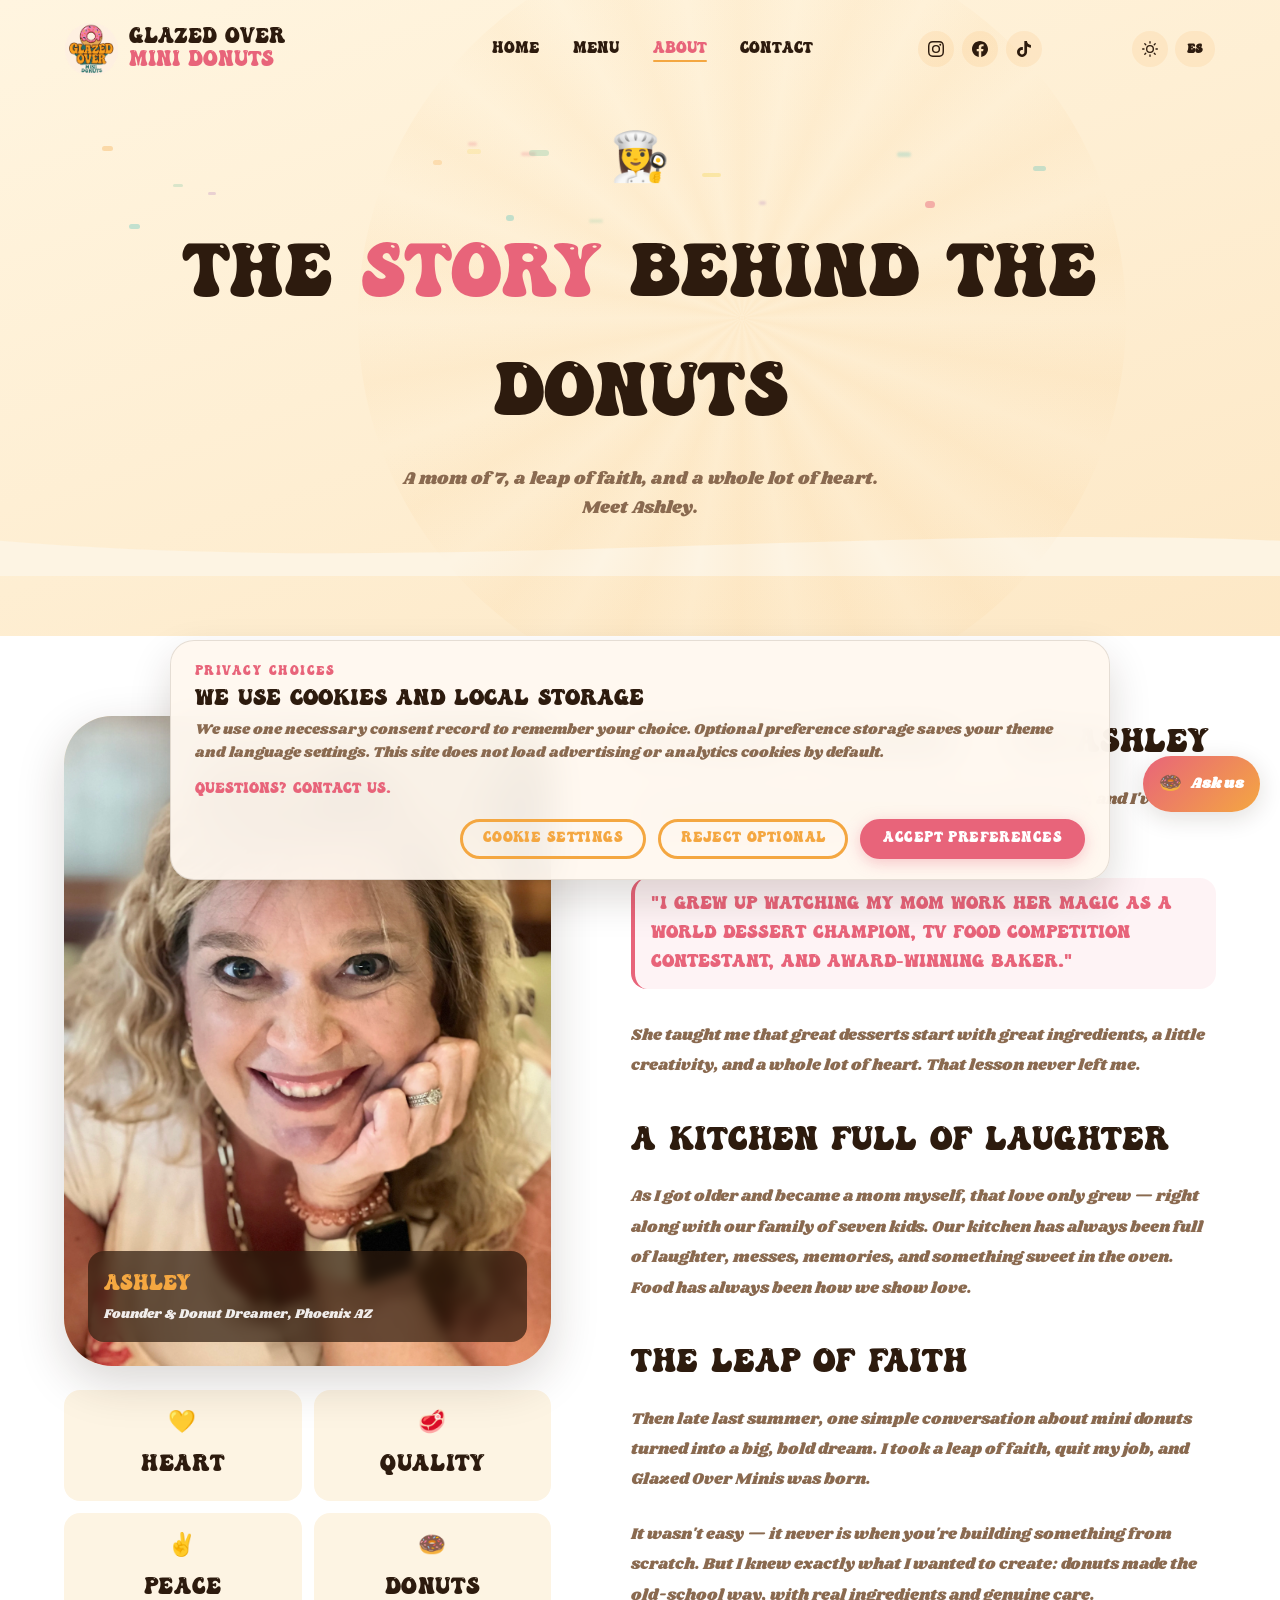
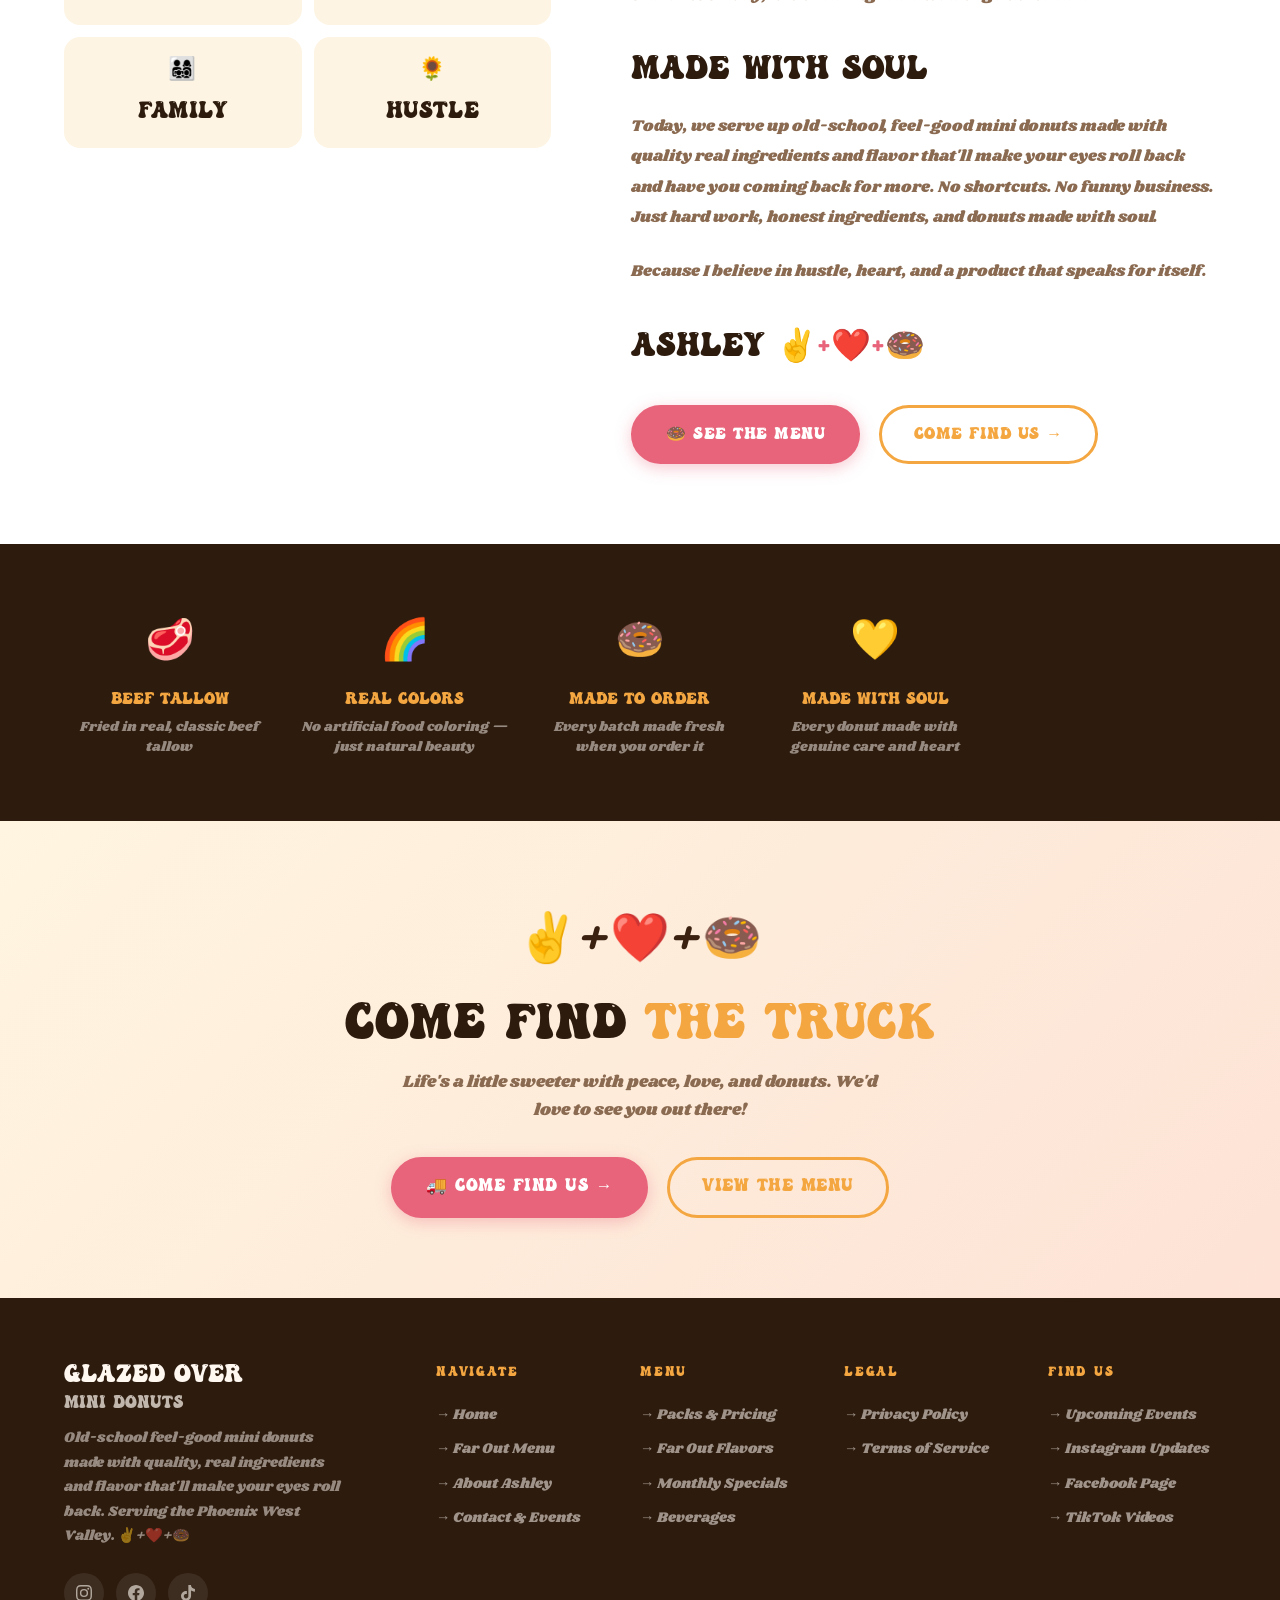
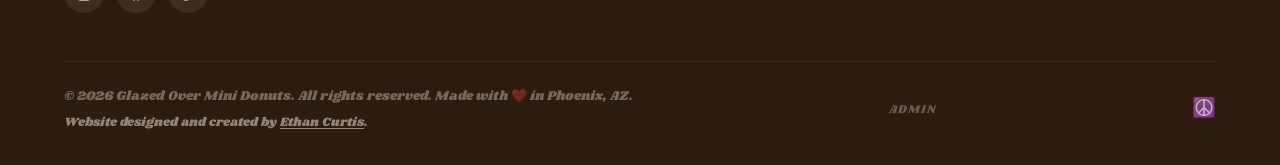
<file: about.html>
﻿<!DOCTYPE html>
<html lang="en" class="no-js">
<head>
  <meta charset="UTF-8" />
  <meta name="viewport" content="width=device-width, initial-scale=1.0" />
  <meta name="description" content="Meet Ashley — the donut dreamer behind Glazed Over Mini Donuts. A mom of 7 who followed her heart and turned a conversation into a food truck dream." />
  <meta name="theme-color" content="#2D1B0E" />
  <link rel="icon" type="image/png" href="media/go-logo.png" />
  <link rel="apple-touch-icon" href="media/go-logo.png" />
  <!-- Open Graph -->
  <meta property="og:title"       content="About Ashley | Glazed Over Mini Donuts" />
  <meta property="og:description" content="Meet Ashley — the donut dreamer behind Glazed Over Mini Donuts. A mom of 7 who followed her heart and turned a conversation into a food truck dream." />
  <meta property="og:type"        content="website" />
  <meta property="og:url"         content="https://www.glazedoverminis.com/about.html" />
  <meta property="og:image"       content="https://www.glazedoverminis.com/media/go-logo.png" />
  <meta name="twitter:card"       content="summary_large_image" />
  <meta name="twitter:image"      content="https://www.glazedoverminis.com/media/go-logo.png" />

  <!-- Canonical -->
  <link rel="canonical" href="https://www.glazedoverminis.com/about.html" />

  <title data-i18n="meta_title_about">About Ashley | Glazed Over Mini Donuts</title>
  <link rel="preconnect" href="https://fonts.googleapis.com" />
  <link rel="preconnect" href="https://fonts.gstatic.com" crossorigin />
  <link href="https://fonts.googleapis.com/css2?family=Shrikhand&family=Alfa+Slab+One&display=swap" rel="stylesheet" />
  <link rel="stylesheet" href="css/site.css?v=20260402e" />
  <script src="js/consent.js"></script>
  <script>
    (function () {
      var t = (window.GOMStorage && window.GOMStorage.getItem('gom-theme', 'preferences')) || 'auto';
      var r = t === 'auto'
        ? (window.matchMedia('(prefers-color-scheme: dark)').matches ? 'dark' : 'light')
        : t;
      document.documentElement.setAttribute('data-theme', r);
      document.documentElement.setAttribute('data-theme-pref', t);
    })();
  </script>
  <script>document.documentElement.classList.remove('no-js');</script>
</head>
<body>

<a href="#main-content" class="skip-link" data-i18n="skip_link">Skip to main content</a>
<div id="theme-live" role="status" aria-live="polite" aria-atomic="true" class="sr-only"></div>
<div id="lang-live"  role="status" aria-live="polite" aria-atomic="true" class="sr-only"></div>

<div id="loading-screen" aria-hidden="true">
  <div class="loading-donut">🍩</div>
  <div class="loading-text" data-i18n="loading_about">Just a sec…</div>
  <div class="loading-bar-wrap"><div class="loading-bar"></div></div>
</div>

<div class="nav-overlay" aria-hidden="true"></div>

<!-- HEADER -->
<header id="site-header">
  <div class="container">
    <nav class="nav-inner" aria-label="Main navigation">
      <a href="index.html" class="nav-logo" aria-label="Home" data-i18n-aria-label="nav_logo_home_aria">
        <img src="media/go-logo.png" class="nav-logo-image" alt="Glazed Over Mini Donuts logo" width="278" height="53">
        <span class="nav-logo-text">Glazed Over<span><br>Mini Donuts</span></span>
      </a>
      <ul class="nav-links" role="list">
        <li><a href="index.html" data-i18n="nav_home">Home</a></li>
        <li><a href="menu.html" data-i18n="nav_menu">Menu</a></li>
        <li><a href="about.html" class="active" data-i18n="nav_about">About</a></li>
        <li><a href="contact.html" data-i18n="nav_contact">Contact</a></li>
      </ul>
      <div class="nav-socials" role="group" aria-label="Social media links">
        <a href="https://www.instagram.com/glazed.over.mini.donuts/" target="_blank" rel="noopener" aria-label="Instagram"><svg viewBox="0 0 24 24"><path d="M12 2.163c3.204 0 3.584.012 4.85.07 3.252.148 4.771 1.691 4.919 4.919.058 1.265.069 1.645.069 4.849 0 3.205-.012 3.584-.069 4.849-.149 3.225-1.664 4.771-4.919 4.919-1.266.058-1.644.07-4.85.07-3.204 0-3.584-.012-4.849-.07-3.26-.149-4.771-1.699-4.919-4.92-.058-1.265-.07-1.644-.07-4.849 0-3.204.013-3.583.07-4.849.149-3.227 1.664-4.771 4.919-4.919 1.266-.057 1.645-.069 4.849-.069zM12 0C8.741 0 8.333.014 7.053.072 2.695.272.273 2.69.073 7.052.014 8.333 0 8.741 0 12c0 3.259.014 3.668.072 4.948.2 4.358 2.618 6.78 6.98 6.98C8.333 23.986 8.741 24 12 24c3.259 0 3.668-.014 4.948-.072 4.354-.2 6.782-2.618 6.979-6.98.059-1.28.073-1.689.073-4.948 0-3.259-.014-3.667-.072-4.947-.196-4.354-2.617-6.78-6.979-6.98C15.668.014 15.259 0 12 0zm0 5.838a6.162 6.162 0 100 12.324 6.162 6.162 0 000-12.324zM12 16a4 4 0 110-8 4 4 0 010 8zm6.406-11.845a1.44 1.44 0 100 2.881 1.44 1.44 0 000-2.881z"/></svg></a>
        <a href="https://www.facebook.com/profile.php?id=61578935101657" target="_blank" rel="noopener" aria-label="Facebook"><svg viewBox="0 0 24 24"><path d="M24 12.073c0-6.627-5.373-12-12-12s-12 5.373-12 12c0 5.99 4.388 10.954 10.125 11.854v-8.385H7.078v-3.47h3.047V9.43c0-3.007 1.792-4.669 4.533-4.669 1.312 0 2.686.235 2.686.235v2.953H15.83c-1.491 0-1.956.925-1.956 1.874v2.25h3.328l-.532 3.47h-2.796v8.385C19.612 23.027 24 18.062 24 12.073z"/></svg></a>
        <a href="https://www.tiktok.com/@glazedoverminidonuts" target="_blank" rel="noopener" aria-label="TikTok"><svg viewBox="0 0 24 24"><path d="M12.525.02c1.31-.02 2.61-.01 3.91-.02.08 1.53.63 3.09 1.75 4.17 1.12 1.11 2.7 1.62 4.24 1.79v4.03c-1.44-.05-2.89-.35-4.2-.97-.57-.26-1.1-.59-1.62-.93-.01 2.92.01 5.84-.02 8.75-.08 1.4-.54 2.79-1.35 3.94-1.31 1.92-3.58 3.17-5.91 3.21-1.43.08-2.86-.31-4.08-1.03-2.02-1.19-3.44-3.37-3.65-5.71-.02-.5-.03-1-.01-1.49.18-1.9 1.12-3.72 2.58-4.96 1.66-1.44 3.98-2.13 6.15-1.72.02 1.48-.04 2.96-.04 4.44-.99-.32-2.15-.23-3.02.37-.63.41-1.11 1.04-1.36 1.75-.21.51-.15 1.07-.14 1.61.24 1.64 1.82 3.02 3.5 2.87 1.12-.01 2.19-.66 2.77-1.61.19-.33.4-.67.41-1.06.1-1.79.06-3.57.07-5.36.01-4.03-.01-8.05.02-12.07z"/></svg></a>
      </div>
      <!-- Theme & Language Controls -->
      <div class="nav-controls" role="group" aria-label="Display controls">
        <button id="theme-toggle" aria-label="System theme (auto)" title="Cycle theme: auto → light → dark → high-contrast" data-current-theme="auto">
          <svg aria-hidden="true" focusable="false" viewBox="0 0 24 24" fill="none" stroke="currentColor" stroke-width="2" stroke-linecap="round" stroke-linejoin="round"><circle cx="12" cy="12" r="5"/><line x1="12" y1="1" x2="12" y2="3"/><line x1="12" y1="21" x2="12" y2="23"/><line x1="4.22" y1="4.22" x2="5.64" y2="5.64"/><line x1="18.36" y1="18.36" x2="19.78" y2="19.78"/><line x1="1" y1="12" x2="3" y2="12"/><line x1="21" y1="12" x2="23" y2="12"/><line x1="4.22" y1="19.78" x2="5.64" y2="18.36"/><line x1="18.36" y1="5.64" x2="19.78" y2="4.22"/></svg>
          <span class="sr-only">System theme (auto)</span>
        </button>
        <button id="lang-toggle" aria-label="Switch to Spanish" data-lang="en">
          <span class="lang-label">ES</span>
        </button>
      </div>
      <button class="nav-toggle" aria-label="Toggle menu" aria-expanded="false" data-i18n-aria-label="nav_toggle_label"><span></span><span></span><span></span></button>
    </nav>
  </div>
</header>
<main id="main-content">

<!-- PAGE HERO -->
<section class="page-hero">
  <div class="hero-sunburst" aria-hidden="true" style="opacity:.4;"></div>
  <div class="container">
    <span class="page-hero-emoji" aria-hidden="true">👩‍🍳</span>
    <h1 class="page-hero-title" data-i18n-html="about_page_title">The <span style="color:var(--clr-secondary);">Story</span> Behind the Donuts</h1>
    <p class="page-hero-subtitle" data-i18n="about_hero_sub">A mom of 7, a leap of faith, and a whole lot of heart. Meet Ashley.</p>
  </div>
  <div class="wavy-divider" aria-hidden="true">
    <svg viewBox="0 0 1440 60" preserveAspectRatio="none" xmlns="http://www.w3.org/2000/svg">
      <path d="M0,20 C480,60 960,0 1440,20 L1440,60 L0,60 Z" fill="var(--clr-bg)"/>
    </svg>
  </div>
</section>

<!-- STORY SECTION -->
<section class="about-story-section">
  <div class="container">
    <div class="about-story-grid">

      <!-- Sticky Visual -->
      <div class="about-sticky-visual reveal-left">
        <div class="story-photo-frame">
          <img src="media/ash.webp" alt="Ashley, founder of Glazed Over Mini Donuts" class="about-photo-portrait" width="480" height="640">
          <div style="position:absolute;bottom:1.5rem;left:1.5rem;right:1.5rem;background:rgba(45,27,14,.7);backdrop-filter:blur(6px);border-radius:var(--radius-md);padding:1rem;color:#fff;">
            <div style="font-family:var(--ff-logo);font-size:1.3rem;color:var(--clr-primary);">Ashley</div>
            <div style="font-size:.82rem;opacity:.9;margin-top:.2rem;" data-i18n="about_photo_role">Founder &amp; Donut Dreamer, Phoenix AZ</div>
          </div>
        </div>

        <div class="story-values">
          <div class="val-badge"><span aria-hidden="true">💛</span><span data-i18n="about_badge_heart">Heart</span></div>
          <div class="val-badge"><span aria-hidden="true">🥩</span><span data-i18n="about_badge_quality">Quality</span></div>
          <div class="val-badge"><span aria-hidden="true">✌️</span><span data-i18n="about_badge_peace">Peace</span></div>
          <div class="val-badge"><span aria-hidden="true">🍩</span><span data-i18n="about_badge_donuts">Donuts</span></div>
          <div class="val-badge"><span aria-hidden="true">👨‍👩‍👧‍👦</span><span data-i18n="about_badge_family">Family</span></div>
          <div class="val-badge"><span aria-hidden="true">🌻</span><span data-i18n="about_badge_hustle">Hustle</span></div>
        </div>
      </div>

      <!-- Story Text -->
      <div class="story-text reveal-right">
        <h2 data-i18n="about_h2_1">Hi Sweet Friends — I'm Ashley</h2>
        <p data-i18n="about_p1">
          I'm the donut dreamer behind Glazed Over Mini Donuts, and I've been in love with the
          kitchen for as long as I can remember.
        </p>

        <div class="highlight-line" data-i18n="about_quote_pull">
          "I grew up watching my mom work her magic as a world dessert champion, TV food
          competition contestant, and award-winning baker."
        </div>

        <p data-i18n="about_p2">
          She taught me that great desserts start with great ingredients, a little creativity,
          and a whole lot of heart. That lesson never left me.
        </p>

        <h2 style="margin-top:2rem;" data-i18n="about_h2_2">A Kitchen Full of Laughter</h2>
        <p data-i18n="about_p3">
          As I got older and became a mom myself, that love only grew — right along with our
          family of seven kids. Our kitchen has always been full of laughter, messes, memories,
          and something sweet in the oven. Food has always been how we show love.
        </p>

        <h2 style="margin-top:2rem;" data-i18n="about_h2_3">The Leap of Faith</h2>
        <p data-i18n="about_p4">
          Then late last summer, one simple conversation about mini donuts turned into a big,
          bold dream. I took a leap of faith, quit my job, and Glazed Over Minis was born.
        </p>
        <p data-i18n="about_p5">
          It wasn't easy — it never is when you're building something from scratch. But I knew
          exactly what I wanted to create: donuts made the old-school way, with real ingredients
          and genuine care.
        </p>

        <h2 style="margin-top:2rem;" data-i18n="about_h2_4">Made With Soul</h2>
        <p data-i18n="about_p6">
          Today, we serve up old-school, feel-good mini donuts made with quality real ingredients
          and flavor that'll make your eyes roll back and have you coming back for more.
          No shortcuts. No funny business. Just hard work, honest ingredients, and donuts made with soul.
        </p>
        <p data-i18n="about_p7">
          Because I believe in hustle, heart, and a product that speaks for itself.
        </p>

        <div style="margin:2rem 0;font-family:var(--ff-logo);font-size:2rem;color:var(--clr-dark);">
          Ashley <span style="color:var(--clr-secondary);">✌️+❤️+🍩</span>
        </div>

        <a href="menu.html" class="btn btn-primary" style="margin-right:1rem;" data-i18n="about_btn_menu">🍩 See the Menu</a>
        <a href="contact.html" class="btn btn-outline" data-i18n="about_btn_findus">Come Find Us →</a>
      </div>

    </div>
  </div>
</section>

<!-- VALUES STRIP -->
<section style="background:var(--clr-dark);padding:4rem 0;">
  <div class="container">
    <div style="display:grid;grid-template-columns:repeat(auto-fill,minmax(200px,1fr));gap:1.5rem;text-align:center;">
      <div class="reveal delay-1" style="color:var(--clr-light);">
        <div style="font-size:2.5rem;margin-bottom:.75rem;">🥩</div>
        <div style="font-family:var(--ff-heading);font-size:1rem;color:var(--clr-primary);margin-bottom:.25rem;" data-i18n="val1_title">BEEF TALLOW</div>
        <div style="font-size:.85rem;color:rgba(255,248,240,.5);line-height:1.5;" data-i18n="val1_desc">Fried in real, classic beef tallow</div>
      </div>
      <div class="reveal delay-3" style="color:var(--clr-light);">
        <div style="font-size:2.5rem;margin-bottom:.75rem;">🌈</div>
        <div style="font-family:var(--ff-heading);font-size:1rem;color:var(--clr-primary);margin-bottom:.25rem;" data-i18n="val3_title">REAL COLORS</div>
        <div style="font-size:.85rem;color:rgba(255,248,240,.5);line-height:1.5;" data-i18n="val3_desc">No artificial food coloring — just natural beauty</div>
      </div>
      <div class="reveal delay-4" style="color:var(--clr-light);">
        <div style="font-size:2.5rem;margin-bottom:.75rem;">🍩</div>
        <div style="font-family:var(--ff-heading);font-size:1rem;color:var(--clr-primary);margin-bottom:.25rem;" data-i18n="val4_title">MADE TO ORDER</div>
        <div style="font-size:.85rem;color:rgba(255,248,240,.5);line-height:1.5;" data-i18n="val4_desc">Every batch made fresh when you order it</div>
      </div>
      <div class="reveal delay-1" style="color:var(--clr-light);">
        <div style="font-size:2.5rem;margin-bottom:.75rem;">💛</div>
        <div style="font-family:var(--ff-heading);font-size:1rem;color:var(--clr-primary);margin-bottom:.25rem;" data-i18n="val5_title">MADE WITH SOUL</div>
        <div style="font-size:.85rem;color:rgba(255,248,240,.5);line-height:1.5;" data-i18n="val5_desc">Every donut made with genuine care and heart</div>
      </div>
    </div>
  </div>
</section>

<!-- CTA -->
<section class="about-cta-section" style="background:linear-gradient(135deg,#fff5e0,#fde2d5);padding:5rem 0;text-align:center;">
  <div class="container reveal">
    <div style="font-size:3rem;margin-bottom:1rem;" aria-hidden="true">✌️+❤️+🍩</div>
    <h2 class="section-title" style="margin-bottom:1rem;" data-i18n-html="about_cta_title">Come Find <span>the Truck</span></h2>
    <p style="color:var(--clr-muted);max-width:480px;margin:0 auto 2rem;font-size:1.05rem;line-height:1.7;" data-i18n="about_cta_body">
      Life's a little sweeter with peace, love, and donuts. We'd love to see you out there!
    </p>
    <a href="contact.html" class="btn btn-primary" style="margin-right:1rem;font-size:1.05rem;" data-i18n="about_cta_btn1">🚚 Come Find Us →</a>
    <a href="menu.html" class="btn btn-outline" style="font-size:1.05rem;" data-i18n="about_cta_btn2">View the Menu</a>
  </div>
</section>

</main>

<!-- FOOTER -->
<footer id="site-footer" role="contentinfo">
  <div class="container">
    <div class="footer-grid">
      <div class="footer-brand">
        <span class="nav-logo-text">Glazed Over<br><small style="font-size:.7em;opacity:.7;">Mini Donuts</small></span>
        <p class="footer-tagline" data-i18n="footer_tagline">Old-school feel-good mini donuts serving the Phoenix West Valley. ✌️+❤️+🍩</p>
        <div class="footer-socials">
          <a href="https://www.instagram.com/glazed.over.mini.donuts/" target="_blank" rel="noopener" class="footer-social" aria-label="Instagram"><svg viewBox="0 0 24 24"><path d="M12 2.163c3.204 0 3.584.012 4.85.07 3.252.148 4.771 1.691 4.919 4.919.058 1.265.069 1.645.069 4.849 0 3.205-.012 3.584-.069 4.849-.149 3.225-1.664 4.771-4.919 4.919-1.266.058-1.644.07-4.85.07-3.204 0-3.584-.012-4.849-.07-3.26-.149-4.771-1.699-4.919-4.92-.058-1.265-.07-1.644-.07-4.849 0-3.204.013-3.583.07-4.849.149-3.227 1.664-4.771 4.919-4.919 1.266-.057 1.645-.069 4.849-.069zM12 0C8.741 0 8.333.014 7.053.072 2.695.272.273 2.69.073 7.052.014 8.333 0 8.741 0 12c0 3.259.014 3.668.072 4.948.2 4.358 2.618 6.78 6.98 6.98C8.333 23.986 8.741 24 12 24c3.259 0 3.668-.014 4.948-.072 4.354-.2 6.782-2.618 6.979-6.98.059-1.28.073-1.689.073-4.948 0-3.259-.014-3.667-.072-4.947-.196-4.354-2.617-6.78-6.979-6.98C15.668.014 15.259 0 12 0zm0 5.838a6.162 6.162 0 100 12.324 6.162 6.162 0 000-12.324zM12 16a4 4 0 110-8 4 4 0 010 8zm6.406-11.845a1.44 1.44 0 100 2.881 1.44 1.44 0 000-2.881z"/></svg></a>
          <a href="https://www.facebook.com/profile.php?id=61578935101657" target="_blank" rel="noopener" class="footer-social" aria-label="Facebook"><svg viewBox="0 0 24 24"><path d="M24 12.073c0-6.627-5.373-12-12-12s-12 5.373-12 12c0 5.99 4.388 10.954 10.125 11.854v-8.385H7.078v-3.47h3.047V9.43c0-3.007 1.792-4.669 4.533-4.669 1.312 0 2.686.235 2.686.235v2.953H15.83c-1.491 0-1.956.925-1.956 1.874v2.25h3.328l-.532 3.47h-2.796v8.385C19.612 23.027 24 18.062 24 12.073z"/></svg></a>
          <a href="https://www.tiktok.com/@glazedoverminidonuts" target="_blank" rel="noopener" class="footer-social" aria-label="TikTok"><svg viewBox="0 0 24 24"><path d="M12.525.02c1.31-.02 2.61-.01 3.91-.02.08 1.53.63 3.09 1.75 4.17 1.12 1.11 2.7 1.62 4.24 1.79v4.03c-1.44-.05-2.89-.35-4.2-.97-.57-.26-1.1-.59-1.62-.93-.01 2.92.01 5.84-.02 8.75-.08 1.4-.54 2.79-1.35 3.94-1.31 1.92-3.58 3.17-5.91 3.21-1.43.08-2.86-.31-4.08-1.03-2.02-1.19-3.44-3.37-3.65-5.71-.02-.5-.03-1-.01-1.49.18-1.9 1.12-3.72 2.58-4.96 1.66-1.44 3.98-2.13 6.15-1.72.02 1.48-.04 2.96-.04 4.44-.99-.32-2.15-.23-3.02.37-.63.41-1.11 1.04-1.36 1.75-.21.51-.15 1.07-.14 1.61.24 1.64 1.82 3.02 3.5 2.87 1.12-.01 2.19-.66 2.77-1.61.19-.33.4-.67.41-1.06.1-1.79.06-3.57.07-5.36.01-4.03-.01-8.05.02-12.07z"/></svg></a>
        </div>
      </div>
      <div class="footer-col">
        <div class="footer-col-title" data-i18n="footer_nav_title">Navigate</div>
        <ul class="footer-links">
          <li><a href="index.html" data-i18n="footer_home">→ Home</a></li>
          <li><a href="menu.html" data-i18n="footer_menu_link">→ Far Out Menu</a></li>
          <li><a href="about.html" data-i18n="footer_about">→ About Ashley</a></li>
          <li><a href="contact.html" data-i18n="footer_contact">→ Contact &amp; Events</a></li>
        </ul>
      </div>
      <div class="footer-col">
        <div class="footer-col-title" data-i18n="footer_menu_title">Menu</div>
        <ul class="footer-links">
          <li><a href="menu.html#packs" data-i18n="footer_packs">→ Packs &amp; Pricing</a></li>
          <li><a href="menu.html#flavors" data-i18n="footer_flavors">→ Far Out Flavors</a></li>
          <li><a href="menu.html#monthly" data-i18n="footer_specials">→ Monthly Specials</a></li>
          <li><a href="menu.html#beverages" data-i18n="footer_beverages">→ Beverages</a></li>
        </ul>
      </div>
      <div class="footer-col">
        <div class="footer-col-title" data-i18n="footer_legal_title">Legal</div>
        <ul class="footer-links">
          <li><a href="privacy.html" data-i18n="footer_privacy">→ Privacy Policy</a></li>
          <li><a href="terms.html" data-i18n="footer_terms">→ Terms of Service</a></li>
        </ul>
      </div>
      <div class="footer-col">
        <div class="footer-col-title" data-i18n="footer_findus_title">Find Us</div>
        <ul class="footer-links">
          <li><a href="contact.html" data-i18n="footer_events">→ Upcoming Events</a></li>
          <li><a href="https://www.instagram.com/glazed.over.mini.donuts/" target="_blank" rel="noopener" data-i18n="footer_instagram">→ Instagram</a></li>
          <li><a href="https://www.facebook.com/profile.php?id=61578935101657" target="_blank" rel="noopener" data-i18n="footer_facebook">→ Facebook</a></li>
          <li><a href="https://www.tiktok.com/@glazedoverminidonuts" target="_blank" rel="noopener" data-i18n="footer_tiktok">→ TikTok</a></li>
        </ul>
      </div>
    </div>
    <div class="footer-bottom">
      <div class="footer-meta">
        <p class="footer-copy" data-i18n="footer_copy">© 2026 Glazed Over Mini Donuts. All rights reserved. Made with ❤️ in Phoenix, AZ.</p>
        <p class="footer-credit">Website designed and created by <a href="https://github.com/Snow-6313" target="_blank" rel="noopener">Ethan Curtis</a>.</p>
      </div>
      <span class="footer-peace" aria-label="Peace sign">☮️</span>
    </div>
  </div>
</footer>

<button id="back-to-top" aria-label="Back to top" data-i18n-aria-label="back_to_top">↑</button>
<script src="js/private-config.js"></script>
<script src="js/site-config.js"></script>
<script src="js/theme-manager.js"></script>
<script src="js/site-i18n.js?v=20260402b"></script>
<script src="js/site-chatbot.js"></script>
<script src="js/external-link-modal.js"></script>
<script src="js/main.js?v=20260402b"></script>
</body>
</html>
</file>
<file: css/site.css>
/* =============================================
   GLAZED OVER MINI DONUTS — Main Stylesheet
   Retro-Groovy 70s Inspired Theme
   ============================================= */

@font-face {
  font-family: 'Abstract Groovy';
  src: url('../fonts/abstract-groovy.otf') format('opentype'),
       url('../fonts/abstract-groovy.ttf') format('truetype');
  font-display: swap;
}

/* ------ CSS Custom Properties ------ */
:root {
  --clr-primary:     #F4A741;  /* golden amber   */
  --clr-secondary:   #E8647A;  /* candy pink      */
  --clr-accent:      #7EC8A4;  /* mint green      */
  --clr-teal:        #3DBCB8;  /* retro teal      */
  --clr-purple:      #9B59B6;  /* groovy purple   */
  --clr-dark:        #2D1B0E;  /* deep brown      */
  --clr-light:       #FFF8F0;  /* warm cream      */
  --clr-bg:          #FDF4E3;  /* page background */
  --clr-card:        #FFFBF4;  /* card background */
  --clr-text:        #3A2110;  /* body text       */
  --clr-muted:       #8A6A50;  /* muted text      */

  --ff-logo:    'Abstract Groovy', cursive;
  --ff-heading: 'Abstract Groovy', cursive;
  --ff-retro:   'Alfa Slab One', serif;
  --ff-body:    'Shrikhand', cursive;

  --radius-sm:  0.5rem;
  --radius-md:  1rem;
  --radius-lg:  2rem;
  --radius-xl:  3rem;

  --shadow-sm:  0 2px 8px rgba(45,27,14,.10);
  --shadow-md:  0 6px 24px rgba(45,27,14,.14);
  --shadow-lg:  0 16px 48px rgba(45,27,14,.18);
  --shadow-glow:0 0 32px rgba(244,167,65,.45);

  --transition-fast:   0.2s ease;
  --transition-normal: 0.35s cubic-bezier(.4,0,.2,1);
  --transition-slow:   0.65s cubic-bezier(.4,0,.2,1);
}

/* ------ Reset & Base ------ */
*, *::before, *::after { box-sizing: border-box; margin: 0; padding: 0; }

html {
  scroll-behavior: smooth;
  font-size: 16px;
  -webkit-text-size-adjust: 100%;
  -moz-text-size-adjust: 100%;
  text-size-adjust: 100%;
  overflow-x: hidden;
}

body {
  font-family: var(--ff-body);
  background: var(--clr-bg);
  color: var(--clr-text);
  line-height: 1.65;
  overflow-x: hidden;
}

img { display: block; max-width: 100%; height: auto; }
a  { color: inherit; text-decoration: none; }
ul { list-style: none; }
button { cursor: pointer; font-family: inherit; }

/* ------ Selection ------ */
::selection {
  background: var(--clr-primary);
  color: var(--clr-dark);
}

/* Keep display headings lighter with the custom groovy font */
h1, h2, h3, h4, h5, h6,
.nav-logo-text,
.section-title,
.hero-heading,
.pack-name,
.truck-title,
.page-hero-title,
.story-text h2 {
  font-weight: 400;
}

/* ======================================
   UTILITY CLASSES
   ====================================== */
.container {
  width: 90%;
  max-width: 1200px;
  margin: 0 auto;
}

.section-padding { padding: 5rem 0; }

.text-center { text-align: center; }

.btn {
  display: inline-flex;
  align-items: center;
  gap: .5rem;
  padding: .85rem 2rem;
  border-radius: var(--radius-xl);
  font-family: var(--ff-heading);
  font-size: 1rem;
  letter-spacing: .03em;
  border: 3px solid transparent;
  transition: var(--transition-normal);
  position: relative;
  overflow: hidden;
  white-space: nowrap;
}

.btn::before {
  content: '';
  position: absolute;
  top: 0; right: 0; bottom: 0; left: 0;
  inset: 0;
  background: rgba(255,255,255,.18);
  transform: scaleX(0);
  transform-origin: left;
  transition: transform var(--transition-fast);
  pointer-events: none;
}
.btn:hover::before { transform: scaleX(1); }

.btn-primary {
  background: var(--clr-secondary);
  color: #fff;
  border-color: var(--clr-secondary);
  box-shadow: 0 4px 16px rgba(232,100,122,.35);
}
.btn-primary:hover {
  background: #d94f6a;
  transform: translateY(-3px);
  box-shadow: 0 8px 24px rgba(232,100,122,.45);
}

.btn-outline {
  background: transparent;
  color: var(--clr-primary);
  border-color: var(--clr-primary);
}
.btn-outline:hover {
  background: var(--clr-primary);
  color: var(--clr-dark);
  transform: translateY(-3px);
  box-shadow: var(--shadow-glow);
}

.btn-dark {
  background: var(--clr-dark);
  color: var(--clr-light);
  border-color: var(--clr-dark);
}
.btn-dark:hover {
  background: #462a18;
  transform: translateY(-3px);
  box-shadow: var(--shadow-md);
}

/* Section Labels */
.section-label {
  display: inline-flex;
  align-items: center;
  gap: .5rem;
  font-family: var(--ff-heading);
  font-size: .78rem;
  letter-spacing: .18em;
  text-transform: uppercase;
  color: var(--clr-secondary);
  background: rgba(232,100,122,.1);
  padding: .3rem 1rem .3rem .75rem;
  border-radius: var(--radius-xl);
  border-left: 3px solid var(--clr-secondary);
  margin-bottom: 1rem;
}

/* Section Titles */
.section-title {
  font-family: var(--ff-heading);
  font-size: 2.5rem;
  font-size: clamp(2rem, 5vw, 3rem);
  line-height: 1.15;
  color: var(--clr-dark);
}

.section-title span {
  color: var(--clr-primary);
}

.section-subtitle {
  font-size: 1.1rem;
  color: var(--clr-muted);
  max-width: 600px;
  margin: 1rem auto 0;
}

/* Decorative dividers */
.wavy-divider {
  width: 100%;
  overflow: hidden;
  line-height: 0;
}
.wavy-divider svg { display: block; width: 100%; }

/* Hero wavy divider — pinned to absolute bottom so it never floats into content */
#hero .wavy-divider {
  position: absolute;
  bottom: 0;
  left: 0;
  right: 0;
  z-index: 3;
}

/* ------ Scroll Animation Base ------ */
.reveal {
  opacity: 0;
  transform: translateY(40px);
  transition: opacity var(--transition-slow), transform var(--transition-slow);
}
.reveal.visible {
  opacity: 1;
  transform: translateY(0);
}
.reveal-left {
  opacity: 0;
  transform: translateX(-50px);
  transition: opacity var(--transition-slow), transform var(--transition-slow);
}
.reveal-left.visible { opacity: 1; transform: translateX(0); }

.reveal-right {
  opacity: 0;
  transform: translateX(50px);
  transition: opacity var(--transition-slow), transform var(--transition-slow);
}
.reveal-right.visible { opacity: 1; transform: translateX(0); }

.reveal-scale {
  opacity: 0;
  transform: scale(.85);
  transition: opacity var(--transition-slow), transform var(--transition-slow);
}
.reveal-scale.visible { opacity: 1; transform: scale(1); }

/* Stagger delays */
.delay-1 { transition-delay: .1s; }
.delay-2 { transition-delay: .2s; }
.delay-3 { transition-delay: .3s; }
.delay-4 { transition-delay: .4s; }
.delay-5 { transition-delay: .5s; }

/* ======================================
   HEADER / NAV
   ====================================== */
#site-header {
  position: fixed;
  top: 0; left: 0; right: 0;
  z-index: 1000;
  padding: 1rem 0;
  transition: padding var(--transition-normal), transform var(--transition-normal);
}

#site-header.scrolled {
  padding: .65rem 0;
}

.nav-inner {
  position: relative;
  display: flex;
  align-items: center;
  justify-content: space-between;
  gap: 1.5rem;
  padding: .35rem 0;
  border: 1px solid transparent;
  border-radius: calc(var(--radius-xl) + .25rem);
  background: transparent;
  box-shadow: 0 0 0 rgba(45,27,14,0);
  transform: translateY(0) scale(1);
  transform-origin: top center;
  transition:
    background var(--transition-normal),
    box-shadow var(--transition-normal),
    border-color var(--transition-normal),
    border-radius var(--transition-normal),
    padding var(--transition-normal),
    transform var(--transition-normal);
  will-change: transform;
  overflow: visible;
}

.nav-inner::after {
  content: '';
  position: absolute;
  left: 8%;
  right: 8%;
  bottom: -18px;
  height: 22px;
  border-radius: 999px;
  background: radial-gradient(circle, rgba(244,167,65,.28) 0%, rgba(232,100,122,.16) 38%, rgba(244,167,65,0) 72%);
  filter: blur(14px);
  opacity: 0;
  transform: translateY(-8px) scale(.82);
  transition: opacity var(--transition-normal), transform var(--transition-normal);
  pointer-events: none;
  z-index: -1;
}

#site-header.scrolled .nav-inner {
  padding: .85rem 1.35rem;
  background: rgba(255,248,240,.78);
  backdrop-filter: blur(16px) saturate(1.08);
  -webkit-backdrop-filter: blur(16px) saturate(1.08);
  border-color: rgba(45,27,14,.08);
  border-radius: 999px;
  box-shadow:
    0 16px 40px rgba(45,27,14,.12),
    0 8px 22px rgba(244,167,65,.14);
  transform: translateY(4px) scale(.985);
  animation: header-pop .48s cubic-bezier(.22,1,.36,1);
}

#site-header.scrolled .nav-inner::after {
  opacity: 1;
  transform: translateY(0) scale(1);
}

@keyframes header-pop {
  0% {
    transform: translateY(-10px) scale(.94);
  }
  62% {
    transform: translateY(6px) scale(.992);
  }
  100% {
    transform: translateY(4px) scale(.985);
  }
}

/* Logo */
.nav-logo {
  display: flex;
  align-items: center;
  gap: .7rem;
  margin-right: clamp(3rem, 8vw, 7rem);
  flex-shrink: 0;
}
.nav-logo-image {
  display: block;
  width: auto;
  max-width: min(278px, 44vw);
  height: 53px;
  transition: transform var(--transition-normal);
}
.nav-logo:hover .nav-logo-image { transform: scale(1.04); }

@media (max-width: 768px) {
  .nav-logo-image {
    max-width: min(220px, 58vw);
    height: auto;
  }
}

.nav-logo-text {
  font-family: var(--ff-logo);
  font-size: 1.3rem;
  color: var(--clr-dark);
  line-height: 1.1;
  transition: color var(--transition-fast);
}
.nav-logo-text span { color: var(--clr-secondary); }
.nav-logo:hover .nav-logo-text { color: var(--clr-secondary); }

/* Nav Links */
.nav-links {
  display: flex;
  align-items: center;
  gap: .3rem;
}

.nav-links a {
  font-family: var(--ff-heading);
  font-size: .95rem;
  padding: .5rem .9rem;
  border-radius: var(--radius-sm);
  color: var(--clr-dark);
  transition: var(--transition-fast);
  position: relative;
}
.nav-links a::after {
  content: '';
  position: absolute;
  bottom: 2px; left: 50%; right: 50%;
  height: 2px;
  background: var(--clr-primary);
  border-radius: 2px;
  transition: left var(--transition-fast), right var(--transition-fast);
}
.nav-links a:hover::after,
.nav-links a.active::after { left: .9rem; right: .9rem; }
.nav-links a:hover { color: var(--clr-secondary); }
.nav-links a.active { color: var(--clr-secondary); }

/* Nav Socials */
.nav-socials {
  display: flex;
  align-items: center;
  gap: .5rem;
}
.nav-socials a {
  width: 36px;
  height: 36px;
  border-radius: 50%;
  display: grid;
  place-items: center;
  background: rgba(244,167,65,.12);
  color: var(--clr-dark);
  transition: var(--transition-fast);
}
.nav-socials a:hover {
  background: var(--clr-primary);
  color: #fff;
  transform: translateY(-2px);
}
.nav-socials svg { width: 16px; height: 16px; fill: currentColor; }

/* Hamburger */
.nav-toggle {
  display: none;
  flex-direction: column;
  gap: 5px;
  background: none;
  border: none;
  padding: .4rem;
  cursor: pointer;
}
.nav-toggle span {
  display: block;
  width: 26px;
  height: 2.5px;
  background: var(--clr-dark);
  border-radius: 2px;
  transition: var(--transition-normal);
}
.nav-toggle.open span:nth-child(1) { transform: translateY(7.5px) rotate(45deg); }
.nav-toggle.open span:nth-child(2) { opacity: 0; transform: scaleX(0); }
.nav-toggle.open span:nth-child(3) { transform: translateY(-7.5px) rotate(-45deg); }

/* Mobile Nav */
@media (max-width: 900px) {
  .nav-inner {
    gap: .9rem;
  }
  .nav-logo {
    margin-right: 0;
  }
  #site-header.scrolled .nav-inner {
    padding: .75rem 1rem;
    border-radius: 1.5rem;
    transform: translateY(2px) scale(1);
  }
  .nav-links {
    position: fixed;
    top: 0; right: -100%;
    width: min(320px, 80vw);
    height: 100vh;
    height: 100dvh;
    background: var(--clr-light);
    flex-direction: column;
    align-items: flex-start;
    padding: 6rem 2rem 2rem;
    gap: .5rem;
    box-shadow: -8px 0 40px rgba(45,27,14,.15);
    transition: right var(--transition-normal);
    z-index: 999;
  }
  .nav-links.open { right: 0; }
  .nav-links a { font-size: 1.2rem; width: 100%; }
  .nav-toggle { display: flex; z-index: 1001; }
  .nav-socials { display: none; }
}

@media (max-width: 640px) {
  .nav-inner {
    gap: .75rem;
  }
  .nav-logo {
    gap: .45rem;
    min-width: 0;
  }
  .nav-logo-image {
    max-width: min(190px, 46vw);
  }
  .nav-controls {
    margin-left: auto;
  }
}

@media (max-width: 560px) {
  .nav-logo-image {
    display: none;
  }
  .nav-logo-text {
    font-size: 1.05rem;
  }
}

/* Nav overlay */
.nav-overlay {
  display: none;
  position: fixed;
  top: 0; right: 0; bottom: 0; left: 0;
  inset: 0;
  background: rgba(45,27,14,.45);
  z-index: 998;
  opacity: 0;
  transition: opacity var(--transition-normal);
}
.nav-overlay.show { display: block; opacity: 1; }


/* ======================================
   HERO SECTION
   ====================================== */
#hero {
  min-height: 100vh;
  min-height: 100dvh;
  background: linear-gradient(160deg, #fff5e0 0%, #fde8c6 50%, #fbd5b5 100%);
  position: relative;
  display: flex;
  flex-direction: column;
  justify-content: center;
  overflow: hidden;
  padding-top: 80px;
  padding-bottom: 64px; /* room for wavy divider */
}

/* Background pattern */
#hero::before {
  content: '';
  position: absolute;
  top: 0; right: 0; bottom: 0; left: 0;
  inset: 0;
  background-image:
    radial-gradient(circle at 20% 80%, rgba(244,167,65,.15) 0%, transparent 50%),
    radial-gradient(circle at 80% 20%, rgba(232,100,122,.12) 0%, transparent 45%),
    radial-gradient(circle at 60% 70%, rgba(126,200,164,.10) 0%, transparent 35%);
  pointer-events: none;
}

/* Retro sunburst pattern — anchored to the right half of the viewport */
.hero-sunburst {
  position: absolute;
  top: 50%;
  left: 58%;
  transform: translate(-50%, -50%);
  width: 680px;
  width: clamp(500px, 60vw, 860px);
  height: 680px;
  height: clamp(500px, 60vw, 860px);
  background: radial-gradient(circle, rgba(244,167,65,.10) 0%, transparent 70%);
  background: conic-gradient(
    from 0deg,
    rgba(244,167,65,.14) 0deg,  rgba(253,244,227,.0) 10deg,
    rgba(244,167,65,.14) 20deg, rgba(253,244,227,.0) 30deg,
    rgba(244,167,65,.14) 40deg, rgba(253,244,227,.0) 50deg,
    rgba(244,167,65,.14) 60deg, rgba(253,244,227,.0) 70deg,
    rgba(244,167,65,.14) 80deg, rgba(253,244,227,.0) 90deg,
    rgba(244,167,65,.14) 100deg,rgba(253,244,227,.0) 110deg,
    rgba(244,167,65,.14) 120deg,rgba(253,244,227,.0) 130deg,
    rgba(244,167,65,.14) 140deg,rgba(253,244,227,.0) 150deg,
    rgba(244,167,65,.14) 160deg,rgba(253,244,227,.0) 170deg,
    rgba(244,167,65,.14) 180deg,rgba(253,244,227,.0) 190deg,
    rgba(244,167,65,.14) 200deg,rgba(253,244,227,.0) 210deg,
    rgba(244,167,65,.14) 220deg,rgba(253,244,227,.0) 230deg,
    rgba(244,167,65,.14) 240deg,rgba(253,244,227,.0) 250deg,
    rgba(244,167,65,.14) 260deg,rgba(253,244,227,.0) 270deg,
    rgba(244,167,65,.14) 280deg,rgba(253,244,227,.0) 290deg,
    rgba(244,167,65,.14) 300deg,rgba(253,244,227,.0) 310deg,
    rgba(244,167,65,.14) 320deg,rgba(253,244,227,.0) 330deg,
    rgba(244,167,65,.14) 340deg,rgba(253,244,227,.0) 350deg,
    rgba(244,167,65,.14) 360deg
  );
  border-radius: 50%;
  animation: slowSpin 60s linear infinite;
  pointer-events: none;
}

.hero-grid {
  display: grid;
  grid-template-columns: 1fr 1fr;
  gap: 2.5rem;
  align-items: center;
  position: relative;
  z-index: 1;
  padding: 1.5rem 0;
  width: 100%;
}

@media (min-width: 900px) {
  .hero-grid { grid-template-columns: 5fr 6fr; }
}

.hero-content {
  padding-right: .5rem;
}

.hero-badge {
  display: inline-flex;
  align-items: center;
  gap: .5rem;
  background: rgba(232,100,122,.12);
  border: 1.5px solid rgba(232,100,122,.3);
  border-radius: var(--radius-xl);
  padding: .4rem 1.1rem;
  font-family: var(--ff-heading);
  font-size: .8rem;
  letter-spacing: .15em;
  text-transform: uppercase;
  color: var(--clr-secondary);
  margin-bottom: .9rem;
  animation: fadeSlideDown .8s ease forwards;
}
.hero-badge-dot {
  width: 8px; height: 8px;
  border-radius: 50%;
  background: var(--clr-secondary);
  animation: pulse 2s ease infinite;
}

.hero-heading {
  font-family: var(--ff-heading);
  font-size: clamp(2.4rem, 5vw, 4.2rem);
  line-height: 1.05;
  color: var(--clr-dark);
  margin-bottom: .9rem;
  animation: fadeSlideUp .9s .1s ease both;
}
.hero-heading .line-highlight {
  display: inline-block;
  color: var(--clr-secondary);
  position: relative;
}
.hero-heading .line-highlight::after {
  content: '';
  position: absolute;
  bottom: -4px; left: 0; right: 0;
  height: 4px;
  background: var(--clr-primary);
  border-radius: 4px;
  transform: scaleX(0);
  transform-origin: left;
  animation: growLine 1s .9s ease forwards;
}
.hero-heading .word-groovy {
  color: var(--clr-primary);
}

.hero-desc {
  font-size: 1rem;
  color: var(--clr-muted);
  max-width: 460px;
  margin: 0 0 1.4rem;
  animation: fadeSlideUp .9s .2s ease both;
}

.hero-cta {
  display: flex;
  flex-wrap: wrap;
  gap: .85rem;
  animation: fadeSlideUp .9s .3s ease both;
}

/* Trust badges */
.hero-badges {
  display: flex;
  flex-wrap: wrap;
  gap: .75rem;
  margin-top: 1.6rem;
  animation: fadeSlideUp .9s .4s ease both;
}
.hero-trust-badge {
  display: flex;
  align-items: center;
  gap: .5rem;
  font-size: .85rem;
  font-weight: 700;
  color: var(--clr-muted);
  background: var(--clr-card);
  padding: .4rem .9rem;
  border-radius: var(--radius-xl);
  box-shadow: var(--shadow-sm);
  border: 1.5px solid rgba(0,0,0,.06);
}
.hero-trust-badge svg { width: 18px; height: 18px; }
[data-theme="dark"] .hero-trust-badge { background: var(--clr-card); color: var(--clr-muted); border-color: rgba(244,167,65,.15); }

/* Hero Visual — right column, aligned with sunburst */
.hero-visual {
  position: relative;
  display: flex;
  align-items: center;
  justify-content: center;
  animation: fadeSlideUp .9s .15s ease both;
}

.hero-circle-bg {
  position: absolute;
  width: 85%;
  aspect-ratio: 1;
  border-radius: 50%;
  background:
    radial-gradient(circle at 35% 30%, rgba(255,255,255,.6) 0%, rgba(255,255,255,0) 24%),
    radial-gradient(circle at 50% 50%, rgba(244,167,65,.20) 0%, rgba(232,100,122,.11) 62%, transparent 100%);
  box-shadow: inset 0 0 80px rgba(255,255,255,.2);
  animation: breathe 5s ease-in-out infinite;
}

.hero-donut-main {
  position: relative;
  z-index: 2;
  width: clamp(260px, 34vw, 460px);
  filter: drop-shadow(0 28px 52px rgba(232,100,122,.22));
  animation: floatMain 6s ease-in-out infinite;
  transform-origin: center;
}

.hero-logo-main {
  width: clamp(320px, 42vw, 620px);
  max-width: 100%;
  filter:
    drop-shadow(0 18px 30px rgba(232,100,122,.16))
    drop-shadow(0 24px 48px rgba(244,167,65,.20));
}

.hero-donut-sm {
  position: absolute;
  filter: drop-shadow(0 12px 22px rgba(45,27,14,.18));
  animation: floatSm 5s ease-in-out infinite;
  transform-origin: center;
}
.hero-donut-sm.top-right {
  top: 5%;  right: 0%;
  width: clamp(70px,10vw,110px);
  animation-delay: -1.5s;
}
.hero-donut-sm.bottom-left {
  bottom: 8%; left: 0%;
  width: clamp(60px,8vw,90px);
  animation-delay: -3s;
}
.hero-donut-sm.mid-left {
  top: 35%; left: -5%;
  width: clamp(50px,6vw,70px);
  animation-delay: -2s;
}

.hero-donut-sm.top-right { transform: rotate(14deg); }
.hero-donut-sm.bottom-left { transform: rotate(-12deg); }
.hero-donut-sm.mid-left { transform: rotate(8deg); }

.hero-visual .hero-donut-sm {
  display: none;
}

/* Floating sprinkles */
.sprinkle {
  position: absolute;
  border-radius: 50px;
  animation: sprinkleFloat 4s ease-in-out infinite;
  pointer-events: none;
}

.sprinkle-host {
  position: relative;
  isolation: isolate;
}

.sprinkle-layer {
  position: absolute;
  top: 0; right: 0; bottom: 0; left: 0;
  inset: 0;
  z-index: 0;
  pointer-events: none;
  overflow: hidden;
}

.sprinkle-content {
  position: relative;
  z-index: 1;
}

.site-sprinkle {
  position: absolute;
  width: var(--spr-width, 12px);
  height: var(--spr-height, 4px);
  border-radius: 999px;
  background: var(--spr-color, var(--clr-primary));
  opacity: var(--spr-opacity, .35);
  transform-origin: center;
  will-change: transform, opacity;
  animation: sprinkleDrift var(--spr-duration, 8s) ease-in-out infinite;
  animation-delay: var(--spr-delay, 0s);
  box-shadow: 0 0 10px rgba(255,255,255,.08);
}

.site-sprinkle.depth-back {
  filter: blur(1.2px);
}

.site-sprinkle.depth-mid {
  filter: blur(.35px);
}

.site-sprinkle.depth-front {
  box-shadow: 0 0 14px rgba(255,255,255,.14);
}

@media (prefers-reduced-motion: reduce) {
  .site-sprinkle {
    animation: none;
  }
  #site-header,
  .nav-inner,
  .nav-inner::after,
  .nav-logo-image {
    transition: none;
  }
  #site-header.scrolled .nav-inner {
    animation: none;
    transform: none;
  }
}

/* Scroll hint arrow */
.hero-scroll-hint {
  position: absolute;
  bottom: 4.5rem;
  left: 50%;
  transform: translateX(-50%);
  display: flex;
  align-items: center;
  justify-content: center;
  width: 42px;
  height: 42px;
  border-radius: 50%;
  border: 2px solid rgba(45,27,14,.2);
  color: var(--clr-muted);
  transition: var(--transition-fast);
  animation: fadeSlideUp 1s 1.2s ease both, scrollBounce 2s 2.5s ease-in-out infinite;
  z-index: 5;
  text-decoration: none;
}
.hero-scroll-hint svg { width: 20px; height: 20px; }
.hero-scroll-hint:hover { border-color: var(--clr-primary); color: var(--clr-primary); transform: translateX(-50%) translateY(-2px); }
[data-theme="dark"] .hero-scroll-hint { border-color: rgba(244,167,65,.25); color: var(--clr-muted); }
[data-theme="contrast"] .hero-scroll-hint { border-color: var(--clr-primary); color: var(--clr-primary); }

@media (max-width: 1100px) {
  #hero {
    padding-top: 112px;
  }
  .hero-grid {
    grid-template-columns: minmax(0, 1fr) minmax(300px, .9fr);
    gap: 1.5rem;
  }
  .hero-content {
    min-width: 0;
  }
  .hero-circle-bg {
    width: min(100%, 460px);
  }
  .hero-logo-main {
    width: clamp(280px, 35vw, 430px);
  }
}

@media (max-width: 920px) {
  #hero {
    padding-top: 124px;
  }
  .hero-grid {
    grid-template-columns: minmax(0, 1fr) minmax(240px, .82fr);
    gap: 1rem;
    align-items: start;
  }
  .hero-logo-main {
    width: clamp(220px, 30vw, 320px);
  }
  .hero-circle-bg {
    width: min(100%, 340px);
  }
}

@media (max-width: 768px) {
  #hero {
    padding-top: 136px;
  }
  .hero-grid {
    grid-template-columns: 1fr;
    text-align: center;
  }
  .hero-sunburst { display: none; }
  .hero-visual {
    order: -1;
    margin-bottom: .5rem;
    margin-inline: auto;
    width: min(100%, 360px);
  }
  .hero-content { padding-right: 0; }
  .hero-desc { margin: 0 auto 1.25rem; max-width: 100%; }
  .hero-cta { justify-content: center; }
  .hero-badges { justify-content: center; }
  .hero-heading .line-highlight::after { transform-origin: center; }
  .hero-donut-main { width: clamp(180px, 60vw, 260px); }
  .hero-logo-main { width: clamp(240px, 72vw, 340px); }
  .hero-circle-bg { width: min(100%, 360px); }
  .hero-donut-sm.top-right  { width: clamp(45px, 8vw, 65px); }
  .hero-donut-sm.bottom-left{ width: clamp(40px, 7vw, 55px); }
  .hero-donut-sm.mid-left   { width: clamp(35px, 6vw, 48px); }
}

/* ======================================
   MARQUEE TICKER
   ====================================== */
.marquee-strip {
  background: var(--clr-dark);
  color: var(--clr-primary);
  padding: .8rem 0;
  overflow: hidden;
  white-space: nowrap;
  position: relative;
  z-index: 2;
}
.marquee-track {
  display: inline-flex;
  gap: 3rem;
  animation: marqueeScroll 28s linear infinite;
  will-change: transform;
}
.marquee-strip:hover .marquee-track { animation-play-state: paused; }
.marquee-item {
  font-family: var(--ff-heading);
  font-size: 1rem;
  letter-spacing: .07em;
  display: inline-flex;
  align-items: center;
  gap: .7rem;
}
.marquee-sep {
  display: inline-block;
  width: 8px; height: 8px;
  border-radius: 50%;
  background: var(--clr-secondary);
  flex-shrink: 0;
}

/* ======================================
   INGREDIENTS / FEATURES SECTION
   ====================================== */
#ingredients {
  background: var(--clr-light);
  position: relative;
  overflow: hidden;
}

#ingredients::before {
  content: '';
  position: absolute;
  top: -3rem; left: 0; right: 0;
  height: 3rem;
  background: var(--clr-dark);
  -webkit-clip-path: ellipse(55% 100% at 50% 0%);
  clip-path: ellipse(55% 100% at 50% 0%);
}

.ingredients-grid {
  display: grid;
  grid-template-columns: minmax(0, 880px);
  justify-content: center;
  gap: 2rem;
  align-items: start;
}

.ingredients-content .section-title { margin-bottom: 1.2rem; }

.ingredients-content {
  display: flex;
  flex-direction: column;
  align-items: flex-start;
}

.ingredients-body {
  font-size: 1.05rem;
  color: var(--clr-muted);
  line-height: 1.8;
  margin-bottom: 2rem;
}

.ingredients-content .ingredients-card-stack {
  width: 100%;
  margin-bottom: 2rem;
}

.ingredients-content .btn {
  align-self: center;
}

.ingredients-features {
  display: grid;
  grid-template-columns: 1fr 1fr;
  gap: 1rem;
  margin-bottom: 2rem;
}

.feature-chip {
  display: flex;
  align-items: center;
  gap: .7rem;
  background: var(--clr-bg);
  border-radius: var(--radius-md);
  padding: .75rem 1rem;
  font-weight: 700;
  font-size: .9rem;
  color: var(--clr-dark);
  transition: var(--transition-fast);
  border: 2px solid transparent;
}
.feature-chip:hover {
  border-color: var(--clr-primary);
  box-shadow: var(--shadow-sm);
  transform: translateY(-2px);
}
.feature-icon {
  font-size: 1.4rem;
  flex-shrink: 0;
}

.ingredients-visual {
  position: relative;
}

.ingredients-card-stack {
  display: grid;
  gap: 1rem;
  align-content: start;
}

.ingredient-card {
  background: var(--clr-card);
  border-radius: var(--radius-lg);
  padding: 1.5rem;
  box-shadow: var(--shadow-md);
  transition: var(--transition-normal);
}
.ingredient-card:hover {
  transform: translateY(-6px) rotate(-1deg);
  box-shadow: var(--shadow-lg);
}
.ingredient-card.card-back {
  position: relative;
  z-index: 0;
  background: linear-gradient(135deg, rgba(244,167,65,.24), rgba(255,248,234,.98));
  border: 1px solid rgba(244,167,65,.2);
  box-shadow: var(--shadow-sm);
  padding: 1.15rem 1.5rem 1.25rem;
  width: min(100%, 34rem);
  max-width: 34rem;
  margin: 0 auto;
  color: var(--clr-text);
  text-align: center;
}
.ingredient-card.card-front { position: relative; z-index: 1; }

.ingredient-card.card-back:hover {
  transform: translateY(-4px);
}

.card-back-header {
  display: flex;
  flex-direction: column;
  align-items: center;
  gap: .2rem;
  margin-bottom: 0;
}

.card-back-eyebrow {
  font-family: var(--ff-heading);
  font-size: .75rem;
  letter-spacing: .12em;
  text-transform: uppercase;
  color: var(--clr-text);
  opacity: .78;
}

.card-back-text {
  margin: 0;
  font-size: 1.22rem;
  line-height: 1.2;
  color: var(--clr-text);
  width: 100%;
  max-width: none;
  text-align: center;
}

.card-back-line {
  display: block;
  padding: .35rem 0;
}

.card-back-line + .card-back-line {
  margin-top: .65rem;
  padding-top: .9rem;
  border-top: 1px solid rgba(45,27,14,.14);
}

.card-back-main {
  display: block;
  font-size: 1.08em;
  font-weight: 800;
  letter-spacing: .01em;
  color: var(--clr-dark);
}

.card-back-sub {
  display: block;
  margin-top: .22rem;
  font-size: .78em;
  font-weight: 700;
  letter-spacing: .08em;
  text-transform: uppercase;
  color: var(--clr-primary-dark);
  opacity: .9;
}

.card-back-pills {
  display: flex;
  flex-wrap: wrap;
  justify-content: center;
  gap: .45rem;
}

.card-back-pill {
  display: inline-flex;
  align-items: center;
  gap: .4rem;
  padding: .45rem .8rem;
  border-radius: 999px;
  background: rgba(255,255,255,.92);
  border: 1px solid rgba(232,100,122,.18);
  font-size: .82rem;
  font-weight: 700;
  color: var(--clr-text);
  box-shadow: 0 2px 8px rgba(45,27,14,.08);
}

.card-back-pill::before {
  content: '✦';
  color: var(--clr-primary);
}

.card-icon-row {
  display: flex;
  gap: 1rem;
  margin-bottom: 1rem;
}
.ic-badge {
  width: 56px; height: 56px;
  border-radius: var(--radius-md);
  display: grid;
  place-items: center;
  font-size: 1.7rem;
  background: var(--clr-bg);
}
.card-stat-label {
  font-family: var(--ff-heading);
  font-size: .75rem;
  letter-spacing: .12em;
  text-transform: uppercase;
  color: var(--clr-muted);
}
.card-stat-val {
  font-family: var(--ff-retro);
  font-size: 1.5rem;
  color: var(--clr-dark);
  line-height: 1.2;
}

@media (max-width: 768px) {
  .ingredients-grid { grid-template-columns: 1fr; gap: 2rem; }
  .ingredients-features { grid-template-columns: 1fr 1fr; }
}
@media (max-width: 480px) {
  .ingredients-features { grid-template-columns: 1fr; }
}

/* ======================================
   FLAVORS PREVIEW SECTION
   ====================================== */
#flavors-preview {
  background: var(--clr-bg);
  position: relative;
  overflow: hidden;
}

.flavors-header { margin-bottom: 3rem; }

.flavors-grid {
  display: grid;
  grid-template-columns: repeat(auto-fill, minmax(220px, 1fr));
  gap: 1.5rem;
  margin-bottom: 3rem;
}

.flavor-card {
  background: var(--clr-card);
  border-radius: var(--radius-lg);
  padding: 1.5rem 1.2rem;
  text-align: center;
  box-shadow: var(--shadow-sm);
  border: 2px solid transparent;
  transition: var(--transition-normal);
  cursor: pointer;
  position: relative;
  overflow: hidden;
}

.flavor-card::before {
  content: '';
  position: absolute;
  top: 0; right: 0; bottom: 0; left: 0;
  inset: 0;
  background: linear-gradient(135deg, rgba(244,167,65,.08), rgba(232,100,122,.08));
  opacity: 0;
  transition: opacity var(--transition-fast);
}
.flavor-card:hover::before { opacity: 1; }

.flavor-card:hover {
  border-color: var(--clr-primary);
  transform: translateY(-8px) scale(1.02);
  box-shadow: var(--shadow-lg);
}

.flavor-donut-wrap {
  width: 90px; height: 90px;
  margin: 0 auto 1rem;
  border-radius: 50%;
  display: grid;
  place-items: center;
  font-size: 2.8rem;
  transition: transform var(--transition-normal);
}
.flavor-card:hover .flavor-donut-wrap { transform: rotate(20deg) scale(1.1); }

.public-card-visual {
  width: 100%;
  height: 100%;
  display: grid;
  place-items: center;
}

.public-card-visual img,
.mfc-emoji img,
.bev-emoji img,
.flavor-donut-wrap img {
  width: 100%;
  height: 100%;
  object-fit: contain;
  display: block;
}

.flavor-name {
  font-family: var(--ff-heading);
  font-size: .95rem;
  color: var(--clr-dark);
  margin-bottom: .3rem;
  letter-spacing: .03em;
}

.flavor-desc {
  font-size: .8rem;
  color: var(--clr-muted);
  line-height: 1.5;
}

.flavor-tag {
  display: inline-block;
  margin-top: .6rem;
  padding: .2rem .7rem;
  border-radius: var(--radius-xl);
  font-size: .7rem;
  font-weight: 700;
  letter-spacing: .07em;
  text-transform: uppercase;
}
.tag-classic { background: rgba(244,167,65,.15); color: #b8790f; }
.tag-popular { background: rgba(232,100,122,.15); color: #c23f5a; }
.tag-special { background: rgba(155,89,182,.15); color: #7a3da0; }

.flavors-cta { text-align: center; }

/* ======================================
   PACKS / PRICING SECTION
   ====================================== */
#packs {
  background: linear-gradient(160deg, #2D1B0E 0%, #462a18 100%);
  color: var(--clr-light);
  position: relative;
  overflow: hidden;
}

#packs::before {
  content: '';
  position: absolute;
  top: 0; right: 0; bottom: 0; left: 0;
  inset: 0;
  background-image:
    radial-gradient(circle at 10% 50%, rgba(244,167,65,.12) 0%, transparent 40%),
    radial-gradient(circle at 90% 20%, rgba(232,100,122,.10) 0%, transparent 35%);
  pointer-events: none;
}

/* Polka dot pattern */
#packs::after {
  content: '';
  position: absolute;
  top: 0; right: 0; bottom: 0; left: 0;
  inset: 0;
  background-image: radial-gradient(circle, rgba(255,255,255,.035) 1px, transparent 1px);
  background-size: 28px 28px;
  pointer-events: none;
}

#packs .section-title { color: var(--clr-light); }
#packs .section-subtitle { color: rgba(255,248,240,.65); }
#packs .section-label {
  background: rgba(244,167,65,.15);
  color: var(--clr-primary);
  border-left-color: var(--clr-primary);
}

.packs-grid {
  display: grid;
  grid-template-columns: repeat(3, 1fr);
  gap: 1.5rem;
  margin-top: 3rem;
}

.pack-card {
  background: rgba(255,248,240,.06);
  border: 2px solid rgba(255,248,240,.12);
  border-radius: var(--radius-lg);
  padding: 2rem 1.5rem;
  text-align: center;
  transition: var(--transition-normal);
  position: relative;
  overflow: hidden;
  backdrop-filter: blur(8px);
  -webkit-backdrop-filter: blur(8px);
}

.pack-card::before {
  content: '';
  position: absolute;
  top: 0; left: 0; right: 0;
  height: 4px;
  background: linear-gradient(90deg, var(--clr-primary), var(--clr-secondary));
  transform: scaleX(0);
  transition: transform var(--transition-normal);
}
.pack-card:hover::before { transform: scaleX(1); }

.pack-card:hover {
  background: rgba(255,248,240,.1);
  border-color: var(--clr-primary);
  transform: translateY(-8px);
  box-shadow: 0 20px 60px rgba(0,0,0,.3);
}

.pack-card.featured {
  background: rgba(244,167,65,.12);
  border-color: var(--clr-primary);
  transform: scale(1.04);
}
.pack-card.featured:hover { transform: scale(1.04) translateY(-8px); }

.pack-featured-badge {
  position: absolute;
  top: 1rem;
  right: 1rem;
  z-index: 2;
  display: inline-flex;
  align-items: center;
  justify-content: center;
  min-height: 34px;
  background: linear-gradient(135deg, var(--clr-secondary), #ff7da9);
  color: #fff;
  font-family: var(--ff-heading);
  font-size: .72rem;
  line-height: 1;
  letter-spacing: .08em;
  text-transform: uppercase;
  white-space: nowrap;
  padding: .45rem .9rem;
  border-radius: 999px;
  box-shadow: 0 10px 24px rgba(232,100,122,.28);
}

.pack-emoji { font-size: 2.5rem; margin-bottom: .75rem; }
.pack-name {
  font-family: var(--ff-heading);
  font-size: 1.3rem;
  color: var(--clr-primary);
  margin-bottom: .25rem;
}
.pack-count {
  font-size: .9rem;
  color: rgba(255,248,240,.6);
  margin-bottom: 1.2rem;
}
.pack-price {
  font-family: var(--ff-retro);
  font-size: 2.5rem;
  color: var(--clr-light);
  margin-bottom: .5rem;
}
.pack-desc {
  font-size: .88rem;
  color: rgba(255,248,240,.55);
  font-style: italic;
  margin-bottom: 1.5rem;
  line-height: 1.5;
}
.pack-features {
  display: flex;
  flex-direction: column;
  gap: .5rem;
  text-align: left;
  margin-bottom: 1.75rem;
}
.pack-feature-item {
  display: flex;
  align-items: center;
  gap: .6rem;
  font-size: .85rem;
  color: rgba(255,248,240,.75);
}
.pack-check {
  width: 18px; height: 18px;
  border-radius: 50%;
  background: rgba(126,200,164,.2);
  border: 1.5px solid var(--clr-accent);
  display: grid;
  place-items: center;
  flex-shrink: 0;
  color: var(--clr-accent);
  font-size: .7rem;
}

@media (max-width: 850px) {
  .packs-grid { grid-template-columns: 1fr; max-width: 420px; margin-left: auto; margin-right: auto; }
  .pack-card.featured { transform: scale(1); }
  .pack-card.featured:hover { transform: translateY(-8px); }
}

/* ======================================
   EVENTS SECTION
   ====================================== */
#events {
  background: var(--clr-bg);
  position: relative;
}

.events-intro {
  display: grid;
  grid-template-columns: 1fr auto;
  gap: 2rem;
  align-items: end;
  margin-bottom: 3rem;
}

@media (max-width: 600px) {
  .events-intro { grid-template-columns: 1fr; }
}

.events-grid {
  display: grid;
  grid-template-columns: repeat(auto-fill, minmax(300px, 1fr));
  gap: 1.5rem;
}

.event-card {
  background: var(--clr-card);
  border-radius: var(--radius-lg);
  padding: 1.5rem;
  box-shadow: var(--shadow-sm);
  border: 2px solid transparent;
  display: flex;
  gap: 1.2rem;
  align-items: flex-start;
  transition: var(--transition-normal);
}
.event-card:hover {
  border-color: var(--clr-primary);
  box-shadow: var(--shadow-md);
  transform: translateY(-4px);
}

.event-date-box {
  flex-shrink: 0;
  width: 60px;
  border-radius: var(--radius-md);
  overflow: hidden;
  text-align: center;
  box-shadow: var(--shadow-sm);
}
.event-date-month {
  background: var(--clr-secondary);
  color: #fff;
  font-family: var(--ff-heading);
  font-size: .7rem;
  letter-spacing: .08em;
  padding: .25rem .5rem;
  text-transform: uppercase;
}
.event-date-day {
  background: var(--clr-card);
  border: 2px solid var(--clr-secondary);
  border-top: none;
  font-family: var(--ff-retro);
  font-size: 1.6rem;
  color: var(--clr-dark);
  padding: .2rem;
  border-radius: 0 0 var(--radius-sm) var(--radius-sm);
}

.event-info { flex: 1; min-width: 0; }
.event-name {
  font-family: var(--ff-heading);
  font-size: .95rem;
  color: var(--clr-dark);
  margin-bottom: .3rem;
  white-space: nowrap;
  overflow: hidden;
  text-overflow: ellipsis;
}
.event-time {
  font-size: .82rem;
  color: var(--clr-muted);
  display: flex;
  align-items: center;
  gap: .3rem;
  margin-bottom: .25rem;
}
.event-location {
  font-size: .8rem;
  color: var(--clr-muted);
  display: flex;
  align-items: flex-start;
  gap: .3rem;
  line-height: 1.4;
}
.event-icon { flex-shrink: 0; color: var(--clr-secondary); }

/* ======================================
   FIND US / TRUCK SECTION
   ====================================== */
#find-us {
  background: linear-gradient(135deg, #fff5e0, #fde2d5);
  position: relative;
  overflow: hidden;
}

.find-us-grid {
  display: grid;
  grid-template-columns: 1fr 1fr;
  gap: 4rem;
  align-items: center;
}

.find-us-visual {
  position: relative;
  display: flex;
  justify-content: center;
}

.truck-card {
  background: var(--clr-card);
  border-radius: var(--radius-xl);
  padding: 2.5rem;
  box-shadow: var(--shadow-lg);
  text-align: center;
  position: relative;
  z-index: 1;
  max-width: 340px;
  width: 100%;
  animation: floatMain 7s ease-in-out infinite;
}

.truck-emoji { font-size: 5rem; margin-bottom: 1rem; }
.truck-title {
  font-family: var(--ff-heading);
  font-size: 1.4rem;
  color: var(--clr-dark);
  margin-bottom: .5rem;
}
.truck-sub {
  font-size: .9rem;
  color: var(--clr-muted);
  margin-bottom: 1.5rem;
}
.truck-location {
  display: flex;
  align-items: center;
  justify-content: center;
  gap: .5rem;
  background: var(--clr-bg);
  border-radius: var(--radius-md);
  padding: .75rem 1rem;
  font-weight: 700;
  color: var(--clr-dark);
}

.find-us-content .section-title { margin-bottom: 1rem; }
.find-us-body {
  font-size: 1.05rem;
  color: var(--clr-muted);
  line-height: 1.8;
  margin-bottom: 2rem;
}

.social-links {
  display: flex;
  flex-wrap: wrap;
  gap: 1rem;
  margin-bottom: 2rem;
}
.social-link {
  display: flex;
  align-items: center;
  gap: .6rem;
  padding: .65rem 1.2rem;
  border-radius: var(--radius-xl);
  font-family: var(--ff-heading);
  font-size: .85rem;
  transition: var(--transition-normal);
  border: 2px solid transparent;
}
.social-link:hover { transform: translateY(-3px); box-shadow: var(--shadow-md); }
.social-link.instagram { background: linear-gradient(135deg, #f09433,#e6683c,#dc2743,#cc2366,#bc1888); color: #fff; }
.social-link.facebook  { background: #1877F2; color: #fff; }
.social-link.tiktok    { background: #010101; color: #fff; }
.social-link svg { width: 18px; height: 18px; fill: currentColor; flex-shrink: 0; }

@media (max-width: 768px) {
  .find-us-grid { grid-template-columns: 1fr; gap: 2.5rem; }
}

/* ======================================
   ABOUT SNIPPET
   ====================================== */
#about-snippet {
  background: #fff;
  position: relative;
}

.about-grid {
  display: grid;
  grid-template-columns: 1fr 1fr;
  gap: 4rem;
  align-items: center;
}

.about-photo-wrap {
  position: relative;
}

.about-photo-frame {
  border-radius: var(--radius-xl);
  overflow: hidden;
  background: linear-gradient(135deg, #fde8c6, #fbd5b5);
  aspect-ratio: 4/5;
  display: flex;
  align-items: center;
  justify-content: center;
  font-size: 8rem;
  box-shadow: var(--shadow-lg);
  position: relative;
}
/* aspect-ratio fallback for older browsers */
@supports not (aspect-ratio: 4/5) {
  .about-photo-frame { padding-bottom: 125%; height: 0; }
}
.about-photo-portrait {
  width: 100%;
  height: 100%;
  object-fit: cover;
  display: block;
}
.about-photo-frame::before {
  content: '';
  position: absolute;
  top: 0; right: 0; bottom: 0; left: 0;
  inset: 0;
  background: linear-gradient(to bottom, transparent 60%, rgba(45,27,14,.15));
}

.about-quote-bubble {
  position: absolute;
  bottom: -1.5rem;
  right: -1.5rem;
  background: var(--clr-secondary);
  color: #fff;
  border-radius: var(--radius-lg);
  padding: 1rem 1.2rem;
  font-family: var(--ff-heading);
  font-size: .9rem;
  max-width: 200px;
  box-shadow: var(--shadow-md);
  line-height: 1.4;
}
.about-quote-bubble::before {
  content: '';
  position: absolute;
  top: -10px; left: 20px;
  border-left: 10px solid transparent;
  border-right: 10px solid transparent;
  border-bottom: 10px solid var(--clr-secondary);
}

.about-content blockquote {
  border-left: 4px solid var(--clr-primary);
  padding-left: 1.2rem;
  font-size: 1.15rem;
  font-style: italic;
  color: var(--clr-muted);
  margin: 1.5rem 0 2rem;
  line-height: 1.7;
}

.about-body {
  font-size: 1rem;
  color: var(--clr-muted);
  line-height: 1.8;
  margin-bottom: 2rem;
}

.about-signature {
  font-family: var(--ff-logo);
  font-size: 1.8rem;
  color: var(--clr-dark);
  margin-bottom: 1.5rem;
}
.about-signature span { color: var(--clr-secondary); }

@media (max-width: 768px) {
  .about-grid { grid-template-columns: 1fr; gap: 2.5rem; }
  .about-quote-bubble { right: .5rem; bottom: -1rem; }
}

/* ======================================
   FOOTER
   ====================================== */
#site-footer {
  background: var(--clr-dark);
  color: rgba(255,248,240,.7);
  padding: 4rem 0 2rem;
}

.footer-grid {
  display: grid;
  grid-template-columns: minmax(240px, 2fr) repeat(auto-fit, minmax(150px, 1fr));
  gap: 2.25rem;
  margin-bottom: 3rem;
}

.footer-brand .nav-logo-text {
  color: var(--clr-light);
  font-size: 1.5rem;
  margin-bottom: .75rem;
  display: block;
}
.footer-tagline {
  font-size: .9rem;
  color: rgba(255,248,240,.5);
  line-height: 1.7;
  margin-bottom: 1.5rem;
  max-width: 280px;
}
.footer-socials { display: flex; gap: .75rem; flex-wrap: wrap; }
.footer-social {
  width: 40px; height: 40px;
  border-radius: 50%;
  background: rgba(255,248,240,.08);
  display: grid;
  place-items: center;
  transition: var(--transition-fast);
  color: rgba(255,248,240,.6);
}
.footer-social:hover {
  background: var(--clr-primary);
  color: var(--clr-dark);
  transform: translateY(-3px);
}
.footer-social svg { width: 16px; height: 16px; fill: currentColor; }

.footer-col-title {
  font-family: var(--ff-heading);
  font-size: .8rem;
  letter-spacing: .14em;
  text-transform: uppercase;
  color: var(--clr-primary);
  margin-bottom: 1.2rem;
}
.footer-links { display: flex; flex-direction: column; gap: .5rem; }
.footer-links a {
  font-size: .9rem;
  color: rgba(255,248,240,.55);
  transition: var(--transition-fast);
  display: inline-flex;
  align-items: center;
  gap: .4rem;
}
.footer-links a:hover { color: var(--clr-primary); padding-left: .3rem; }

.footer-bottom {
  border-top: 1px solid rgba(255,248,240,.08);
  padding-top: 1.5rem;
  display: flex;
  justify-content: space-between;
  align-items: center;
  flex-wrap: wrap;
  gap: 1rem;
}
.footer-meta {
  display: flex;
  flex-direction: column;
  gap: .28rem;
}
.footer-copy {
  font-size: .82rem;
  color: rgba(255,248,240,.35);
}
.footer-credit {
  font-size: .78rem;
  color: rgba(255,248,240,.48);
}
.footer-credit a {
  color: inherit;
  text-decoration: underline;
  text-underline-offset: .14em;
}
.footer-credit a:hover {
  color: var(--clr-primary);
}
.footer-admin-link {
  font-size: .72rem;
  letter-spacing: .08em;
  text-transform: uppercase;
  color: rgba(255,248,240,.28);
  transition: var(--transition-fast);
}

.runtime-sync-warning {
  max-width: min(1100px, calc(100% - 2rem));
  margin: 6.5rem auto 1rem;
  padding: .9rem 1rem;
  border-radius: var(--radius-md);
  background: rgba(232,100,122,.1);
  border: 1px solid rgba(232,100,122,.35);
  color: var(--clr-dark);
  font-size: .92rem;
  line-height: 1.5;
  box-shadow: var(--shadow-sm);
}

.runtime-sync-warning.hidden {
  display: none;
}
.footer-admin-link:hover,
.footer-admin-link:focus-visible {
  color: rgba(255,248,240,.58);
  outline: none;
}
.footer-peace {
  font-size: 1.2rem;
  animation: spin360 4s linear infinite;
  display: inline-block;
}

@media (max-width: 900px) {
  .footer-grid { grid-template-columns: 1fr 1fr; }
}
@media (max-width: 550px) {
  .footer-grid { grid-template-columns: 1fr; gap: 2rem; }
}

/* ======================================
   PAGE HEADERS
   ====================================== */
.page-hero {
  padding: 120px 0 60px;
  background: linear-gradient(160deg, #fff5e0, #fde8c6);
  text-align: center;
  position: relative;
  overflow: hidden;
}
.page-hero-title {
  font-family: var(--ff-heading);
  font-size: clamp(2.5rem, 6vw, 4.5rem);
  color: var(--clr-dark);
  margin-bottom: .75rem;
}
.page-hero-subtitle {
  font-size: 1.1rem;
  color: var(--clr-muted);
  max-width: 500px;
  margin: 0 auto;
}
.page-hero-emoji {
  font-size: 3rem;
  margin-bottom: 1rem;
  display: block;
  animation: bounce 2s ease infinite;
}

.legal-shell {
  padding: 3rem 0 5rem;
}

.legal-grid {
  display: grid;
  grid-template-columns: minmax(280px, .9fr) minmax(0, 1.7fr);
  gap: 1.5rem;
  align-items: start;
}

.legal-card,
.legal-prose {
  background: var(--clr-card);
  border: 1px solid rgba(244,167,65,.18);
  border-radius: var(--radius-xl);
  box-shadow: var(--shadow-md);
}

.legal-card {
  position: sticky;
  top: 120px;
  padding: 1.5rem;
}

.legal-meta {
  font-family: system-ui, -apple-system, BlinkMacSystemFont, "Segoe UI", sans-serif;
  color: var(--clr-muted);
  font-size: .92rem;
  line-height: 1.7;
}

.legal-switcher {
  display: grid;
  gap: .75rem;
  margin: 1.25rem 0 1rem;
}

.legal-switcher a {
  display: flex;
  align-items: center;
  justify-content: space-between;
  gap: .75rem;
  padding: .95rem 1rem;
  border-radius: var(--radius-md);
  border: 1px solid rgba(244,167,65,.18);
  background: rgba(244,167,65,.08);
  font-family: var(--ff-heading);
  font-size: .96rem;
  transition: var(--transition-fast);
}

.legal-switcher a:hover,
.legal-switcher a.active {
  background: rgba(232,100,122,.12);
  border-color: rgba(232,100,122,.28);
  color: var(--clr-secondary);
  transform: translateY(-2px);
}

.legal-prose {
  padding: clamp(1.5rem, 3vw, 2.5rem);
}

.legal-prose > * + * {
  margin-top: 1rem;
}

.legal-prose h2,
.legal-prose h3 {
  font-family: var(--ff-heading);
  color: var(--clr-dark);
  line-height: 1.2;
}

.legal-prose h2 {
  font-size: clamp(1.6rem, 3vw, 2.2rem);
  margin-top: 2rem;
}

.legal-prose h3 {
  font-size: 1.2rem;
  margin-top: 1.5rem;
}

.legal-prose p,
.legal-prose li {
  font-family: system-ui, -apple-system, BlinkMacSystemFont, "Segoe UI", sans-serif;
  color: var(--clr-muted);
  font-size: 1rem;
  line-height: 1.8;
}

.legal-prose a,
.legal-prose strong {
  font-family: system-ui, -apple-system, BlinkMacSystemFont, "Segoe UI", sans-serif;
}

.legal-prose ul {
  list-style: disc;
  padding-left: 1.4rem;
}

.legal-callout {
  margin-top: 1.25rem;
  padding: 1rem 1.1rem;
  border-radius: var(--radius-md);
  border-left: 4px solid var(--clr-primary);
  background: rgba(244,167,65,.08);
}

.legal-callout p {
  margin: 0;
}

@media (max-width: 900px) {
  .legal-grid {
    grid-template-columns: 1fr;
  }

  .legal-card {
    position: static;
  }
}

.not-found-hero {
  background: linear-gradient(160deg, #fff6e6 0%, #ffe0bd 100%);
}

.not-found-section {
  padding: 4rem 0 6rem;
  background: var(--clr-bg);
}

.not-found-grid {
  display: grid;
  grid-template-columns: minmax(0, 1.45fr) minmax(280px, .95fr);
  gap: 1.5rem;
  align-items: stretch;
}

.not-found-section [hidden] {
  display: none !important;
}

.not-found-card {
  background: var(--clr-card);
  border: 1px solid rgba(244,167,65,.18);
  border-radius: var(--radius-xl);
  padding: clamp(1.5rem, 3vw, 2.5rem);
  box-shadow: var(--shadow-md);
}

.not-found-copy {
  margin: 1rem 0 1.5rem;
  color: var(--clr-muted);
  font-size: 1rem;
  line-height: 1.75;
  max-width: 54ch;
}

.not-found-actions {
  display: flex;
  flex-wrap: wrap;
  gap: .9rem;
}

.not-found-tips {
  display: grid;
  gap: .85rem;
  margin-top: 1.75rem;
}

.not-found-tips li {
  display: flex;
  align-items: flex-start;
  gap: .75rem;
  padding: .95rem 1rem;
  border-radius: var(--radius-lg);
  background: rgba(244,167,65,.09);
  color: var(--clr-dark);
  line-height: 1.6;
}

.not-found-tips li::before {
  content: '✌️';
  flex-shrink: 0;
}

.not-found-side {
  position: relative;
  overflow: hidden;
  background:
    radial-gradient(circle at top right, rgba(232,100,122,.18), transparent 32%),
    radial-gradient(circle at 15% 25%, rgba(244,167,65,.22), transparent 30%),
    linear-gradient(180deg, #fffaf2 0%, #fdebd5 100%);
  color: var(--clr-dark);
  display: flex;
  flex-direction: column;
  justify-content: center;
  gap: 1rem;
}

.not-found-side-badge {
  display: inline-flex;
  align-self: flex-start;
  padding: .45rem .8rem;
  border-radius: 999px;
  background: rgba(232,100,122,.12);
  border: 1px solid rgba(232,100,122,.2);
  color: var(--clr-secondary);
  font-family: var(--ff-heading);
  font-size: .76rem;
  letter-spacing: .12em;
  text-transform: uppercase;
}

.not-found-orbit {
  position: relative;
  width: 118px;
  height: 118px;
  display: grid;
  place-items: center;
  margin-bottom: .25rem;
  border-radius: 50%;
  background: radial-gradient(circle, rgba(255,255,255,.92) 0%, rgba(255,248,240,.45) 60%, transparent 100%);
}

.not-found-orbit::before {
  content: '';
  position: absolute;
  top: 10px; right: 10px; bottom: 10px; left: 10px;
  inset: 10px;
  border-radius: 50%;
  border: 2px dashed rgba(244,167,65,.45);
}

.not-found-orbit-main {
  font-size: 3rem;
  position: relative;
  z-index: 1;
}

.not-found-orbit-accent {
  position: absolute;
  z-index: 1;
}

.not-found-orbit-accent-one {
  top: 14px;
  right: 16px;
  font-size: 1.1rem;
}

.not-found-orbit-accent-two {
  bottom: 16px;
  left: 12px;
  font-size: 1.15rem;
}

.not-found-side-title {
  font-family: var(--ff-heading);
  font-size: clamp(1.5rem, 3vw, 2rem);
  line-height: 1.15;
  color: var(--clr-dark);
}

.not-found-side-copy {
  color: var(--clr-muted);
  line-height: 1.7;
  max-width: 34ch;
  margin-bottom: .1rem;
}

.not-found-side-panel {
  padding: 1.15rem;
  border-radius: var(--radius-lg);
  background: rgba(255,255,255,.58);
  border: 1px solid rgba(45,27,14,.08);
  box-shadow: inset 0 1px 0 rgba(255,255,255,.4);
}

.not-found-status-label,
.not-found-request-label {
  font-family: var(--ff-heading);
  letter-spacing: .08em;
  text-transform: uppercase;
}

.not-found-status-label {
  color: var(--clr-primary);
  font-size: .78rem;
  margin-bottom: .55rem;
}

.not-found-request-label {
  font-size: .95rem;
  color: var(--clr-dark);
}

.not-found-path {
  display: block;
  margin: .85rem 0 0;
  padding: 1rem 1.1rem;
  border-radius: var(--radius-lg);
  background: rgba(45,27,14,.06);
  color: var(--clr-dark);
  font-size: .98rem;
  line-height: 1.6;
  word-break: break-word;
  white-space: normal;
}

.not-found-status {
  color: var(--clr-muted);
  line-height: 1.7;
}

.not-found-redirect {
  margin-top: .15rem;
  align-self: flex-start;
}

.not-found-shortcuts-wrap {
  margin-top: 1.5rem;
}

.not-found-shortcuts-head {
  margin-bottom: 1rem;
}

.not-found-shortcuts {
  display: grid;
  grid-template-columns: repeat(3, minmax(0, 1fr));
  gap: 1rem;
}

.not-found-shortcut {
  display: flex;
  flex-direction: column;
  gap: .7rem;
  background: var(--clr-card);
  border: 1px solid rgba(126,200,164,.28);
  border-radius: var(--radius-lg);
  padding: 1.25rem;
  box-shadow: var(--shadow-sm);
  transition: transform var(--transition-normal), box-shadow var(--transition-normal), border-color var(--transition-normal);
}

.not-found-shortcut:hover,
.not-found-shortcut:focus-visible {
  transform: translateY(-4px);
  box-shadow: var(--shadow-md);
  border-color: rgba(232,100,122,.34);
  outline: none;
}

.not-found-shortcut-emoji {
  font-size: 2rem;
}

.not-found-shortcut-title {
  font-family: var(--ff-heading);
  color: var(--clr-dark);
  font-size: 1rem;
}

.not-found-shortcut-copy {
  color: var(--clr-muted);
  font-size: .92rem;
  line-height: 1.65;
}

@media (max-width: 920px) {
  .not-found-grid,
  .not-found-shortcuts {
    grid-template-columns: 1fr;
  }
}

@media (max-width: 640px) {
  .not-found-actions {
    flex-direction: column;
  }

  .not-found-actions .btn,
  .not-found-redirect {
    width: 100%;
    justify-content: center;
  }
}

/* ======================================
   MENU PAGE SPECIFICS
   ====================================== */
.menu-packs {
  background: var(--clr-dark);
  color: var(--clr-light);
  padding: 4rem 0;
}

.menu-flavors-section { padding: 5rem 0; background: var(--clr-bg); }
.menu-section-grid {
  display: grid;
  grid-template-columns: repeat(auto-fill, minmax(240px, 1fr));
  gap: 1.5rem;
  margin-top: 2.5rem;
}

.menu-flavor-card {
  background: var(--clr-card);
  border-radius: var(--radius-lg);
  padding: 1.75rem 1.5rem;
  text-align: center;
  box-shadow: var(--shadow-sm);
  border: 2px solid transparent;
  transition: var(--transition-normal);
}
.menu-flavor-card:hover {
  border-color: var(--clr-primary);
  transform: translateY(-6px);
  box-shadow: var(--shadow-md);
}
.mfc-emoji { font-size: 3rem; margin-bottom: .75rem; display: block; }
.mfc-emoji.is-image {
  width: 88px;
  height: 88px;
  margin: 0 auto .9rem;
}
.mfc-name {
  font-family: var(--ff-heading);
  font-size: 1rem;
  color: var(--clr-dark);
  margin-bottom: .5rem;
  text-transform: uppercase;
  letter-spacing: .05em;
}
.mfc-desc {
  font-size: .85rem;
  color: var(--clr-muted);
  line-height: 1.5;
}

.monthly-section {
  background: linear-gradient(135deg, #fff0f5, #ffeef7);
  padding: 5rem 0;
}
.monthly-banner {
  background: linear-gradient(135deg, var(--clr-secondary), #c23f5a);
  color: #fff;
  border-radius: var(--radius-lg);
  padding: 3rem 2.5rem;
  text-align: center;
  position: relative;
  overflow: hidden;
}
.monthly-banner::before {
  content: '✨';
  position: absolute;
  font-size: 6rem;
  opacity: .08;
  top: -1rem; right: 2rem;
}

.public-monthly-media {
  width: 88px;
  height: 88px;
  margin: 0 auto .9rem;
}

.public-card-visual--monthly {
  width: 100%;
  height: 100%;
}

.public-monthly-title {
  font-family: var(--ff-retro);
  font-size: 1.6rem;
  margin-bottom: .5rem;
}

.public-monthly-desc {
  opacity: .88;
  font-size: .95rem;
  line-height: 1.6;
}

.public-monthly-badge {
  margin-top: 1rem;
  display: inline-block;
  background: rgba(255,255,255,.2);
  padding: .4rem 1rem;
  border-radius: 2rem;
  font-family: var(--ff-heading);
  font-size: .8rem;
  letter-spacing: .1em;
}

.beverages-section { background: #fff; padding: 5rem 0; }
.bev-grid {
  display: grid;
  grid-template-columns: repeat(auto-fill, minmax(200px,1fr));
  gap: 1.25rem;
  margin-top: 2.5rem;
}
.bev-card {
  background: var(--clr-bg);
  border-radius: var(--radius-md);
  padding: 1.5rem 1.2rem;
  text-align: center;
  transition: var(--transition-fast);
  border: 2px solid transparent;
}
.bev-card:hover {
  border-color: var(--clr-teal);
  transform: translateY(-4px);
  box-shadow: var(--shadow-sm);
}
.bev-emoji { font-size: 2.2rem; margin-bottom: .6rem; display: block; }
.bev-emoji.is-image {
  width: 70px;
  height: 70px;
  margin: 0 auto .75rem;
}
.bev-name { font-family: var(--ff-heading); font-size: .9rem; color: var(--clr-dark); margin-bottom: .25rem; }
.bev-desc { font-size: .8rem; color: var(--clr-muted); margin-bottom: .5rem; }
.bev-price { font-family: var(--ff-retro); font-size: 1rem; color: var(--clr-teal); }

.event-card-media {
  width: 74px;
  height: 74px;
  border-radius: var(--radius-md);
  overflow: hidden;
  margin-bottom: .75rem;
  background: rgba(255,255,255,.45);
  box-shadow: var(--shadow-sm);
}

.event-card-media img {
  width: 100%;
  height: 100%;
  object-fit: cover;
  display: block;
}

.public-more-events-card {
  background: rgba(244,167,65,.06);
  border-color: rgba(244,167,65,.25);
}

.public-empty-state {
  grid-column: 1 / -1;
  text-align: center;
  padding: 1.4rem 1.2rem;
  border-radius: var(--radius-lg);
  background: rgba(244,167,65,.08);
  border: 1px dashed rgba(244,167,65,.35);
  color: var(--clr-muted);
}

.public-empty-state--light {
  background: rgba(255,255,255,.24);
  border-color: rgba(255,255,255,.45);
  color: rgba(255,255,255,.92);
}

/* ======================================
   ABOUT PAGE SPECIFICS
   ====================================== */
.about-story-section { padding: 5rem 0; background: #fff; }
.about-story-grid {
  display: grid;
  grid-template-columns: 1fr 1.2fr;
  gap: 5rem;
  align-items: start;
}
.about-sticky-visual { position: sticky; top: 100px; }
.story-photo-frame {
  border-radius: var(--radius-xl);
  background: linear-gradient(135deg, #fde8c6, #fbd5b5);
  aspect-ratio: 3/4;
  display: flex;
  align-items: center;
  justify-content: center;
  font-size: 10rem;
  box-shadow: var(--shadow-lg);
  margin-bottom: 1.5rem;
  position: relative;
  overflow: hidden;
}
@supports not (aspect-ratio: 3/4) {
  .story-photo-frame { padding-bottom: 133.33%; height: 0; }
}
.story-values {
  display: grid;
  grid-template-columns: 1fr 1fr;
  gap: .75rem;
}
.val-badge {
  background: var(--clr-bg);
  border-radius: var(--radius-md);
  padding: .75rem;
  text-align: center;
  font-family: var(--ff-heading);
  font-size: .8rem;
  color: var(--clr-dark);
  letter-spacing: .05em;
  border: 2px solid transparent;
  transition: var(--transition-fast);
}
.val-badge:hover { border-color: var(--clr-primary); }
.val-badge span { display: block; font-size: 1.4rem; margin-bottom: .3rem; }

.story-text h2 {
  font-family: var(--ff-heading);
  font-size: 2rem;
  color: var(--clr-dark);
  margin-bottom: 1rem;
}
.story-text p {
  font-size: 1rem;
  color: var(--clr-muted);
  line-height: 1.9;
  margin-bottom: 1.5rem;
}
.story-text .highlight-line {
  font-family: var(--ff-heading);
  font-size: 1.1rem;
  color: var(--clr-secondary);
  background: rgba(232,100,122,.08);
  padding: .75rem 1rem;
  border-radius: var(--radius-md);
  margin: 2rem 0;
  border-left: 4px solid var(--clr-secondary);
}

@media (max-width: 768px) {
  .about-story-grid { grid-template-columns: 1fr; gap: 2.5rem; }
  .about-sticky-visual { position: static; }
}

/* ======================================
   CONTACT PAGE SPECIFICS
   ====================================== */
.contact-section { padding: 5rem 0; background: var(--clr-bg); }
.contact-grid {
  display: grid;
  grid-template-columns: 1fr 1.4fr;
  gap: 4rem;
  align-items: start;
}

.contact-info-card {
  background: var(--clr-dark);
  color: var(--clr-light);
  border-radius: var(--radius-xl);
  padding: 2.5rem;
  position: sticky;
  top: 100px;
}
.contact-info-logo {
  font-family: var(--ff-logo);
  font-size: 1.6rem;
  color: var(--clr-primary);
  margin-bottom: .5rem;
}
.contact-info-sub {
  font-size: .9rem;
  color: rgba(255,248,240,.55);
  margin-bottom: 2rem;
}
.contact-detail-item {
  display: flex;
  align-items: flex-start;
  gap: 1rem;
  margin-bottom: 1.5rem;
}
.contact-detail-icon {
  width: 44px; height: 44px;
  border-radius: var(--radius-md);
  background: rgba(244,167,65,.12);
  display: grid;
  place-items: center;
  font-size: 1.3rem;
  flex-shrink: 0;
  color: var(--clr-primary);
}
.contact-detail-label {
  font-family: var(--ff-heading);
  font-size: .7rem;
  letter-spacing: .12em;
  text-transform: uppercase;
  color: rgba(255,248,240,.4);
  margin-bottom: .25rem;
}
.contact-detail-value {
  font-size: .92rem;
  color: rgba(255,248,240,.85);
  line-height: 1.5;
}

.contact-form-card {
  background: #fff;
  border-radius: var(--radius-xl);
  padding: 2.5rem;
  box-shadow: var(--shadow-md);
}
.form-group { margin-bottom: 1.5rem; }
.form-label {
  display: block;
  font-family: var(--ff-heading);
  font-size: .78rem;
  letter-spacing: .1em;
  text-transform: uppercase;
  color: var(--clr-muted);
  margin-bottom: .5rem;
}
.form-input,
.form-select,
.form-textarea {
  width: 100%;
  background: var(--clr-bg);
  border: 2px solid rgba(45,27,14,.1);
  border-radius: var(--radius-md);
  padding: .85rem 1.1rem;
  font-family: var(--ff-body);
  font-size: 1rem;
  color: var(--clr-text);
  transition: border-color var(--transition-fast), box-shadow var(--transition-fast);
  outline: none;
  -webkit-appearance: none;
  -moz-appearance: none;
  appearance: none;
}
.form-input:focus,
.form-select:focus,
.form-textarea:focus {
  border-color: var(--clr-primary);
  box-shadow: 0 0 0 3px rgba(244,167,65,.2);
}
.form-textarea { resize: vertical; min-height: 120px; }
.form-row { display: grid; grid-template-columns: 1fr 1fr; gap: 1rem; }
@media (max-width: 550px) {
  .form-row { grid-template-columns: 1fr; }
}

.form-submit-wrap { text-align: center; margin-top: 2rem; }
.form-success {
  display: none;
  text-align: center;
  padding: 2rem;
  background: rgba(126,200,164,.1);
  border-radius: var(--radius-md);
  border: 2px solid var(--clr-accent);
}
.form-success.show { display: block; }
.form-success-icon { font-size: 2.5rem; display: block; margin-bottom: .75rem; }

@media (max-width: 768px) {
  .contact-grid { grid-template-columns: 1fr; }
  .contact-info-card { position: static; }
}

/* ======================================
   KEYFRAME ANIMATIONS
   ====================================== */
@keyframes floatMain {
  0%, 100% { transform: translateY(0)   rotate(0deg); }
  25%       { transform: translateY(-12px) rotate(2deg); }
  75%       { transform: translateY(-6px)  rotate(-2deg); }
}
@keyframes floatSm {
  0%, 100% { transform: translateY(0) rotate(0deg)   scale(1); }
  50%      { transform: translateY(-16px) rotate(15deg) scale(1.05); }
}
@keyframes breathe {
  0%, 100% { transform: scale(1);    opacity: .8; }
  50%      { transform: scale(1.06); opacity: 1;  }
}
@keyframes slowSpin {
  from { transform: rotate(0deg); }
  to   { transform: rotate(360deg); }
}
@keyframes spin360 {
  from { transform: rotate(0deg);   }
  to   { transform: rotate(360deg); }
}
@keyframes pulse {
  0%, 100% { transform: scale(1);   opacity: 1; }
  50%      { transform: scale(1.3); opacity: .7; }
}
@keyframes fadeSlideDown {
  from { opacity: 0; transform: translateY(-20px); }
  to   { opacity: 1; transform: translateY(0); }
}
@keyframes fadeSlideUp {
  from { opacity: 0; transform: translateY(20px); }
  to   { opacity: 1; transform: translateY(0); }
}
@keyframes growLine {
  from { transform: scaleX(0); }
  to   { transform: scaleX(1); }
}
@keyframes marqueeScroll {
  from { transform: translateX(0); }
  to   { transform: translateX(-50%); }
}
@keyframes sprinkleFloat {
  0%, 100% { transform: translateY(0) rotate(0deg); opacity: .6; }
  50%      { transform: translateY(-20px) rotate(180deg); opacity: 1; }
}
@keyframes sprinkleDrift {
  0%, 100% {
    transform: translate3d(0, 0, 0) rotate(var(--spr-rotate, 0deg)) scale(var(--spr-scale, 1));
    opacity: calc(var(--spr-opacity, .35) * .82);
  }
  50% {
    transform: translate3d(var(--spr-drift-x, 0px), calc(var(--spr-drift-y, 14px) * -1), 0) rotate(calc(var(--spr-rotate, 0deg) + 140deg)) scale(var(--spr-scale, 1));
    opacity: var(--spr-opacity, .35);
  }
}
@keyframes bounce {
  0%, 100% { transform: translateY(0); }
  50%      { transform: translateY(-10px); }
}
@keyframes scrollBounce {
  0%, 100% { transform: translateX(-50%) translateY(0); }
  50%      { transform: translateX(-50%) translateY(6px); }
}
@keyframes shimmer {
  0%   { background-position: -200% center; }
  100% { background-position: 200% center; }
}
@keyframes confettiFall {
  0%   { transform: translateY(-10px) rotate(0deg); opacity: 1; }
  100% { transform: translateY(100vh)  rotate(720deg); opacity: 0; }
}

/* ------ Loading Screen ------ */
#loading-screen {
  position: fixed;
  top: 0; right: 0; bottom: 0; left: 0;
  inset: 0;
  background: var(--clr-dark);
  z-index: 9999;
  display: flex;
  flex-direction: column;
  align-items: center;
  justify-content: center;
  gap: 1.5rem;
  transition: opacity .6s ease, visibility .6s ease;
}
#loading-screen.hidden {
  opacity: 0;
  visibility: hidden;
  pointer-events: none;
}
.loading-donut {
  font-size: 4rem;
  animation: spin360 1s linear infinite;
}
.loading-text {
  font-family: var(--ff-heading);
  color: var(--clr-primary);
  font-size: 1.1rem;
  letter-spacing: .2em;
  text-transform: uppercase;
}
.loading-bar-wrap {
  width: 180px;
  height: 4px;
  background: rgba(255,248,240,.12);
  border-radius: 4px;
  overflow: hidden;
}
.loading-bar {
  height: 100%;
  background: linear-gradient(90deg, var(--clr-primary), var(--clr-secondary));
  border-radius: 4px;
  animation: loadBar 1.4s ease forwards;
}
@keyframes loadBar {
  from { width: 0; }
  to   { width: 100%; }
}

/* ------ Back to Top ------ */
#back-to-top {
  position: fixed;
  bottom: 1.25rem;
  right: 1.25rem;
  width: 40px;
  height: 40px;
  border-radius: 50%;
  background: var(--clr-secondary);
  color: #fff;
  border: none;
  font-size: 1rem;
  display: grid;
  place-items: center;
  z-index: 500;
  box-shadow: var(--shadow-md);
  opacity: 0;
  transform: translateY(20px);
  transition: opacity var(--transition-fast), transform var(--transition-fast);
  pointer-events: none;
}
#back-to-top.show {
  opacity: 1;
  transform: translateY(0);
  pointer-events: auto;
}
#back-to-top:hover { background: #d94f6a; transform: translateY(-3px); }

/* ------ Confetti Particles ------ */
.confetti-piece {
  position: fixed;
  width: 8px;
  height: 8px;
  border-radius: 2px;
  pointer-events: none;
  z-index: 9998;
  animation: confettiFall linear forwards;
}

/* Fallback for no-JS */
.no-js .reveal,
.no-js .reveal-left,
.no-js .reveal-right,
.no-js .reveal-scale {
  opacity: 1;
  transform: none;
}

/* Reduced motion */
@media (prefers-reduced-motion: reduce) {
  *, *::before, *::after {
    animation-duration: .01ms !important;
    animation-iteration-count: 1 !important;
    transition-duration: .01ms !important;
  }
  html { scroll-behavior: auto; }
}

/* ======================================
   POLISH & CENTERING IMPROVEMENTS
   ====================================== */

/* --- Hero: better heading scale on small mobile --- */
@media (max-width: 480px) {
  .hero-heading { font-size: clamp(2.2rem, 11vw, 3rem); }
}

/* --- Trust badges: enhanced border & icon colour --- */
.hero-trust-badge {
  border: 1.5px solid rgba(126,200,164,.32);
  background: rgba(255,255,255,.95);
}
.hero-trust-badge svg { color: var(--clr-accent); }

/* --- Ingredients Section: mobile centring --- */
@media (max-width: 768px) {
  .ingredients-content {
    text-align: center;
    align-items: center;
  }
  .ingredients-content .ingredients-body {
    text-align: left;
    max-width: 520px;
    margin-left: auto;
    margin-right: auto;
  }
  .ingredients-content .ingredients-card-stack {
    max-width: 520px;
    margin-left: auto;
    margin-right: auto;
    margin-bottom: 2rem;
  }
  .ingredients-content .btn {
    display: block;
    width: max-content;
    margin: 0 auto;
  }
  .feature-chip { justify-content: center; }
}

/* --- Ingredients: 3-col feature grid on wide screens --- */
@media (min-width: 1100px) {
  .ingredients-features { grid-template-columns: repeat(3, 1fr); }
}

/* --- Events Intro: mobile layout --- */
@media (max-width: 600px) {
  .events-intro { text-align: center; }
  .events-intro .btn {
    display: block;
    width: max-content;
    margin: .5rem auto 0;
  }
}

/* --- Find Us Content: mobile centring --- */
@media (max-width: 768px) {
  .find-us-content { text-align: center; }
  .find-us-body {
    text-align: left;
    max-width: 520px;
    margin-left: auto;
    margin-right: auto;
  }
  .social-links { justify-content: center; }
  .find-us-content .btn {
    display: block;
    width: max-content;
    margin: 0 auto;
  }
}

/* --- About Snippet: mobile centring --- */
@media (max-width: 768px) {
  .about-content .section-label {
    display: block;
    width: max-content;
    margin: 0 auto 1rem;
  }
  .about-content .section-title { text-align: center; }
  .about-content blockquote,
  .about-content .about-body { text-align: left; }
  .about-signature { text-align: center; }
  .about-content .btn {
    display: block;
    width: max-content;
    margin: 0 auto;
  }
}

/* --- Footer: mobile centring --- */
@media (max-width: 768px) {
  .footer-brand,
  .footer-col { text-align: center; }
  .footer-socials { justify-content: center; }
  .footer-bottom {
    justify-content: center;
    text-align: center;
  }
  .footer-tagline {
    max-width: 380px;
    margin-left: auto;
    margin-right: auto;
  }

  #site-footer .cookie-settings-trigger.in-footer {
    position: static;
    left: auto;
    right: auto;
    bottom: auto;
    width: auto;
    margin: .25rem auto 0;
    padding: .7rem 1rem;
    opacity: 1;
    color: rgba(255,248,240,.86);
    background: rgba(255,248,240,.08);
    border-color: rgba(255,248,240,.16);
    box-shadow: none;
  }

  #site-footer .cookie-settings-trigger.in-footer:hover {
    background: rgba(244,167,65,.22);
    color: var(--clr-light);
    border-color: rgba(244,167,65,.4);
  }
}

/* --- Section subtitle: improved line height --- */
.section-subtitle { line-height: 1.75; }

/* --- Ingredients header: shared with flavors-header style --- */
.ingredients-section-header {
  text-align: center;
  margin-bottom: 3.5rem;
}
.ingredients-section-header .section-title {
  margin-top: .75rem;
}

/* --- Packs: subtle gap between header and grid --- */
#packs .packs-grid { margin-top: 3.5rem; }

/* --- Marquee strip: prevent CLS flash --- */
.marquee-strip { min-height: 44px; }

/* --- Hero circle bg: slightly larger on desktop --- */
@media (min-width: 1100px) {
  .hero-circle-bg { width: 92%; }
}

/* --- General: letter-spacing for section labels --- */
.section-label { letter-spacing: .18em; }

/* --- Hero CTA gap on mobile --- */
@media (max-width: 480px) {
  .hero-cta { flex-direction: column; align-items: center; gap: .85rem; }
  .hero-cta .btn { width: 100%; max-width: 280px; justify-content: center; }
}

/* --- Event name: allow wrapping on very small screens --- */
@media (max-width: 400px) {
  .event-name { white-space: normal; }
}


/* ======================================
   ACCESSIBILITY — SKIP LINK
   ====================================== */
.skip-link {
  position: fixed;
  top: -100%;
  left: 1rem;
  z-index: 99999;
  background: var(--clr-dark);
  color: var(--clr-light);
  font-family: var(--ff-heading);
  font-size: .95rem;
  padding: .7rem 1.4rem;
  border-radius: 0 0 var(--radius-md) var(--radius-md);
  border: 2px solid var(--clr-primary);
  text-decoration: none;
  transition: top .2s ease;
  white-space: nowrap;
}
.skip-link:focus {
  top: 0;
  outline: 3px solid var(--clr-primary);
  outline-offset: 2px;
}

/* ======================================
   ACCESSIBILITY — FOCUS STYLES
   (WCAG 2.4.11 / 2.1 AA compliant)
   ====================================== */
/* Base :focus fallback for browsers without :focus-visible support */
a:focus,
button:focus,
.btn:focus {
  outline: 3px solid var(--clr-primary);
  outline-offset: 3px;
}
/* Enhanced :focus-visible for modern browsers */
:focus-visible {
  outline: 3px solid var(--clr-primary);
  outline-offset: 3px;
  border-radius: var(--radius-sm);
}
/* Remove default outline only when :focus-visible is supported */
:focus:not(:focus-visible) { outline: none; }

a:focus-visible,
button:focus-visible { outline-color: var(--clr-secondary); }

.btn:focus-visible {
  outline: 3px solid var(--clr-primary);
  outline-offset: 4px;
}

/* ======================================
   ACCESSIBILITY — SCREEN-READER ONLY
   ====================================== */
.sr-only {
  position: absolute;
  width: 1px;
  height: 1px;
  padding: 0;
  margin: -1px;
  overflow: hidden;
  clip: rect(0, 0, 0, 0);
  white-space: nowrap;
  border: 0;
}

.cookie-consent {
  position: fixed;
  left: 50%;
  bottom: 1.25rem;
  z-index: 1200;
  width: min(940px, calc(100% - 1.5rem));
  transform: translate(-50%, calc(100% + 2rem));
  opacity: 0;
  visibility: hidden;
  pointer-events: none;
  transition: transform var(--transition-normal), opacity var(--transition-normal), visibility var(--transition-normal);
}

.cookie-consent.show {
  transform: translate(-50%, 0);
  opacity: 1;
  visibility: visible;
  pointer-events: auto;
}

.cookie-consent[hidden],
.cookie-modal[hidden],
.cookie-settings-trigger[hidden] {
  display: none !important;
}

.cookie-consent-card,
.cookie-modal-dialog {
  background: rgba(255,248,240,.94);
  border: 1px solid rgba(45,27,14,.12);
  box-shadow: 0 18px 42px rgba(45,27,14,.16);
  backdrop-filter: blur(18px);
  -webkit-backdrop-filter: blur(18px);
  pointer-events: auto;
}

.cookie-consent-card {
  display: flex;
  flex-direction: column;
  gap: 1rem;
  padding: 1.25rem 1.5rem;
  border-radius: 1.5rem;
}

.cookie-consent-copy {
  min-width: 0;
}

.cookie-consent-eyebrow {
  margin-bottom: .35rem;
  font-family: var(--ff-heading);
  font-size: .78rem;
  letter-spacing: .12em;
  text-transform: uppercase;
  color: var(--clr-secondary);
}

.cookie-consent-title {
  font-family: var(--ff-heading);
  font-size: clamp(1.25rem, 1.7vw, 1.6rem);
  line-height: 1.05;
  color: var(--clr-dark);
}

.cookie-consent-body,
.cookie-option-copy span {
  margin-top: .45rem;
  color: var(--clr-muted);
  font-size: .92rem;
  line-height: 1.6;
}

.cookie-consent-link {
  display: inline-flex;
  margin-top: .8rem;
  color: var(--clr-secondary);
  font-family: var(--ff-heading);
  font-size: .9rem;
}

.cookie-consent-actions,
.cookie-modal-actions {
  display: flex;
  align-items: center;
  gap: .75rem;
  flex-wrap: wrap;
  justify-content: flex-end;
}

.cookie-consent-actions .btn,
.cookie-modal-actions .btn {
  min-width: 0;
  justify-content: center;
}

.cookie-consent-actions .btn {
  padding: .6rem 1.25rem;
  font-size: .875rem;
}

.cookie-settings-trigger {
  position: fixed;
  left: .85rem;
  bottom: .85rem;
  z-index: 1190;
  padding: .5rem .75rem;
  border: 1px solid rgba(45,27,14,.08);
  border-radius: 999px;
  background: rgba(255,248,240,.62);
  color: rgba(45,27,14,.62);
  box-shadow: 0 8px 18px rgba(45,27,14,.08);
  font-family: var(--ff-heading);
  font-size: .72rem;
  letter-spacing: .04em;
  opacity: .58;
  cursor: pointer;
  transition: transform var(--transition-fast), box-shadow var(--transition-fast), background var(--transition-fast);
}

.cookie-settings-trigger:hover {
  transform: translateY(-1px);
  background: rgba(255,248,240,.78);
  color: rgba(45,27,14,.82);
  box-shadow: 0 10px 22px rgba(45,27,14,.12);
  opacity: .9;
}

.cookie-modal {
  position: fixed;
  top: 0; right: 0; bottom: 0; left: 0;
  inset: 0;
  z-index: 1300;
  display: grid;
  place-items: center;
  padding: 1rem;
}

body.leave-site-modal-open {
  overflow: hidden;
}

.leave-site-modal {
  position: fixed;
  top: 0; right: 0; bottom: 0; left: 0;
  inset: 0;
  z-index: 1400;
  display: grid;
  place-items: center;
  padding: 1rem;
}

.leave-site-modal-backdrop {
  position: absolute;
  top: 0; right: 0; bottom: 0; left: 0;
  inset: 0;
  z-index: 0;
  background: rgba(45,27,14,.52);
  backdrop-filter: blur(6px);
  -webkit-backdrop-filter: blur(6px);
}

.leave-site-modal-dialog {
  position: relative;
  z-index: 1;
  pointer-events: auto;
  width: min(540px, 100%);
  padding: 1.5rem;
  border-radius: 1.6rem;
  background: linear-gradient(180deg, rgba(255,251,244,.98), rgba(253,244,227,.98));
  border: 1px solid rgba(45,27,14,.08);
  box-shadow: 0 24px 60px rgba(45,27,14,.24);
  color: var(--clr-text);
}

.leave-site-modal-close {
  position: absolute;
  top: 1rem;
  right: 1rem;
  z-index: 4;
  width: 2.5rem;
  height: 2.5rem;
  border: 1px solid rgba(45,27,14,.12);
  border-radius: 999px;
  background: rgba(255,255,255,.9);
  color: var(--clr-dark);
  font-size: 1.4rem;
  line-height: 1;
  pointer-events: auto;
}

.leave-site-modal-badge {
  display: inline-flex;
  align-items: center;
  justify-content: center;
  width: 3rem;
  height: 3rem;
  margin-bottom: .9rem;
  border-radius: 50%;
  background: linear-gradient(135deg, rgba(244,167,65,.18), rgba(232,100,122,.2));
  color: var(--clr-secondary);
  font-size: 1.4rem;
  box-shadow: inset 0 0 0 1px rgba(232,100,122,.08);
  pointer-events: none;
}

.leave-site-modal-eyebrow {
  margin-bottom: .4rem;
  color: var(--clr-secondary);
  font-size: .78rem;
  letter-spacing: .14em;
  text-transform: uppercase;
}

.leave-site-modal-title {
  margin-bottom: .55rem;
  color: var(--clr-dark);
  font-size: clamp(1.55rem, 3vw, 2rem);
  line-height: 1.05;
}

.leave-site-modal-body,
.leave-site-modal-note {
  color: var(--clr-muted);
}

.leave-site-modal-body {
  margin-bottom: 1rem;
}

.leave-site-modal-destination {
  display: grid;
  gap: .32rem;
  margin-bottom: 1rem;
  padding: .9rem 1rem;
  border-radius: var(--radius-md);
  background: rgba(255,255,255,.8);
  border: 1px solid rgba(45,27,14,.08);
}

.leave-site-modal-destination-label {
  color: var(--clr-dark);
  font-size: .84rem;
  letter-spacing: .08em;
  text-transform: uppercase;
}

.leave-site-modal-destination-url {
  overflow-wrap: break-word;
  overflow-wrap: anywhere;
  color: var(--clr-text);
  font-size: .95rem;
}

.leave-site-modal-note {
  margin-bottom: 1.25rem;
}

.leave-site-modal-actions {
  display: flex;
  position: relative;
  z-index: 2;
  flex-wrap: wrap;
  justify-content: flex-end;
  gap: .75rem;
}

.leave-site-modal-actions .btn {
  position: relative;
  z-index: 3;
  pointer-events: auto;
  justify-content: center;
}

[data-theme="dark"] .leave-site-modal-dialog {
  background: linear-gradient(180deg, rgba(58,33,16,.98), rgba(45,27,14,.98));
  border-color: rgba(244,167,65,.16);
  color: var(--clr-light);
}

[data-theme="dark"] .leave-site-modal-close {
  background: rgba(255,248,240,.12);
  border-color: rgba(244,167,65,.16);
  color: var(--clr-light);
}

[data-theme="dark"] .leave-site-modal-title,
[data-theme="dark"] .leave-site-modal-destination-label,
[data-theme="dark"] .leave-site-modal-destination-url {
  color: var(--clr-light);
}

[data-theme="dark"] .leave-site-modal-body,
[data-theme="dark"] .leave-site-modal-note {
  color: rgba(255,248,240,.78);
}

[data-theme="dark"] .leave-site-modal-destination {
  background: rgba(255,248,240,.08);
  border-color: rgba(244,167,65,.12);
}

@media (max-width: 640px) {
  .leave-site-modal-dialog {
    padding: 1.2rem;
  }

  .leave-site-modal-actions {
    flex-direction: column-reverse;
  }

  .leave-site-modal-actions .btn {
    width: 100%;
  }
}

.cookie-modal-backdrop {
  position: absolute;
  top: 0; right: 0; bottom: 0; left: 0;
  inset: 0;
  background: rgba(45,27,14,.42);
  z-index: 0;
}

.cookie-modal-dialog {
  position: relative;
  z-index: 1;
  width: min(680px, 100%);
  border-radius: 1.5rem;
  padding: 1.4rem;
  pointer-events: auto;
}

.cookie-modal-header {
  display: flex;
  align-items: flex-start;
  justify-content: space-between;
  gap: 1rem;
}

.cookie-modal-close {
  width: 42px;
  height: 42px;
  border-radius: 50%;
  border: 1px solid rgba(45,27,14,.12);
  background: rgba(255,255,255,.75);
  color: var(--clr-dark);
  font-size: 1.5rem;
  line-height: 1;
  cursor: pointer;
}

.cookie-modal-body {
  margin-bottom: 1rem;
}

.cookie-option {
  display: flex;
  align-items: center;
  justify-content: space-between;
  gap: 1rem;
  padding: 1rem 0;
  border-top: 1px solid rgba(45,27,14,.08);
}

.cookie-option-copy {
  display: grid;
}

.cookie-option-copy strong {
  font-family: var(--ff-heading);
  font-weight: 400;
  color: var(--clr-dark);
}

.cookie-pill {
  display: inline-flex;
  align-items: center;
  justify-content: center;
  min-width: 88px;
  padding: .5rem .8rem;
  border-radius: 999px;
  background: rgba(126,200,164,.16);
  color: var(--clr-dark);
  font-size: .82rem;
  font-weight: 700;
}

.cookie-switch {
  position: relative;
  display: inline-flex;
  align-items: center;
}

.cookie-switch input {
  position: absolute;
  opacity: 0;
  pointer-events: none;
}

.cookie-switch-ui {
  width: 58px;
  height: 32px;
  border-radius: 999px;
  background: rgba(45,27,14,.18);
  position: relative;
  transition: background var(--transition-fast);
}

.cookie-switch-ui::after {
  content: '';
  position: absolute;
  top: 4px;
  left: 4px;
  width: 24px;
  height: 24px;
  border-radius: 50%;
  background: #fff;
  box-shadow: 0 4px 10px rgba(45,27,14,.15);
  transition: transform var(--transition-fast);
}

.cookie-switch input:checked + .cookie-switch-ui {
  background: var(--clr-primary);
}

.cookie-switch input:checked + .cookie-switch-ui::after {
  transform: translateX(26px);
}

.cookie-modal-open {
  overflow: hidden;
}

@media (max-width: 768px) {
  .cookie-consent {
    width: calc(100% - 1rem);
    bottom: .75rem;
  }

  .cookie-consent-card {
    padding: 1rem;
  }

  .cookie-consent-actions,
  .cookie-modal-actions {
    justify-content: stretch;
    flex-wrap: wrap;
  }

  .cookie-consent-actions .btn,
  .cookie-modal-actions .btn,
  .cookie-settings-trigger {
    width: 100%;
  }

  .cookie-settings-trigger {
    left: .75rem;
    right: .75rem;
    bottom: .75rem;
  }

  #site-footer .cookie-settings-trigger.in-footer {
    width: fit-content;
    max-width: 100%;
  }

  .cookie-option {
    align-items: flex-start;
  }
}

@media (prefers-reduced-motion: reduce) {
  .cookie-consent,
  .cookie-settings-trigger,
  .cookie-switch-ui,
  .cookie-switch-ui::after {
    transition: none;
  }
}

/* ======================================
   NAV CONTROLS (Theme Toggle + Lang)
   ====================================== */
.nav-controls {
  display: flex;
  align-items: center;
  gap: .4rem;
  flex-shrink: 0;
}

#theme-toggle,
#lang-toggle {
  display: flex;
  align-items: center;
  justify-content: center;
  gap: .35rem;
  width: 36px;
  height: 36px;
  border-radius: 50%;
  background: rgba(244,167,65,.12);
  border: 1.5px solid transparent;
  color: var(--clr-dark);
  font-family: var(--ff-heading);
  font-size: .75rem;
  font-weight: 700;
  letter-spacing: .04em;
  cursor: pointer;
  transition: var(--transition-fast);
  position: relative;
}
#theme-toggle:hover,
#lang-toggle:hover {
  background: var(--clr-primary);
  color: var(--clr-dark);
  transform: translateY(-2px);
  border-color: var(--clr-primary);
}
#theme-toggle svg { width: 16px; height: 16px; }
#lang-toggle { width: auto; padding: 0 .7rem; border-radius: var(--radius-xl); }

@media (max-width: 900px) {
  .nav-controls { margin-right: .5rem; }
}

/* ======================================
   DARK THEME  [data-theme="dark"]
   ====================================== */
[data-theme="dark"] {
  --clr-bg:      #1a0e05;
  --clr-card:    #2d1a09;
  --clr-light:   #f0dfc8;
  --clr-text:    #eddfc9;
  --clr-muted:   #c49468;
  color-scheme: dark;
}

[data-theme="dark"] body {
  background: var(--clr-bg);
  color: var(--clr-text);
}
[data-theme="dark"] .section-title {
  color: var(--clr-light);
  text-shadow: 0 2px 14px rgba(0,0,0,.16);
}
[data-theme="dark"] .section-title span {
  color: #ffbf57;
}
[data-theme="dark"] .section-subtitle {
  color: rgba(240,223,200,.84);
}

/* Nav */
[data-theme="dark"] #site-header { background: transparent; }
[data-theme="dark"] #site-header.scrolled {
  background: rgba(26,14,5,.97);
  box-shadow: 0 2px 20px rgba(0,0,0,.4);
}
[data-theme="dark"] #site-header.scrolled .nav-inner {
  background: rgba(34, 18, 8, .86);
  border-color: rgba(244,167,65,.18);
  box-shadow:
    0 18px 42px rgba(0,0,0,.34),
    0 10px 24px rgba(244,167,65,.12);
}
[data-theme="dark"] .nav-inner::after {
  background: radial-gradient(circle, rgba(244,167,65,.20) 0%, rgba(61,188,184,.14) 36%, rgba(244,167,65,0) 72%);
}
[data-theme="dark"] .nav-logo-text { color: var(--clr-light); }
[data-theme="dark"] .nav-links a   { color: var(--clr-light); }
[data-theme="dark"] .nav-links a:hover { color: var(--clr-primary); }
[data-theme="dark"] #theme-toggle,
[data-theme="dark"] #lang-toggle { color: var(--clr-light); background: rgba(244,167,65,.08); }
[data-theme="dark"] .nav-toggle span { background: var(--clr-light); }
[data-theme="dark"] .nav-links {
  background: #140a02;
}

/* Hero */
[data-theme="dark"] #hero {
  background: linear-gradient(160deg, #1a0e05 0%, #2d1a0a 50%, #3d2510 100%);
}
[data-theme="dark"] .hero-sunburst {
  opacity: 1.8;
  background: radial-gradient(circle, rgba(244,167,65,.12) 0%, transparent 70%);
  background: conic-gradient(
    from 0deg,
    rgba(244,167,65,.22) 0deg,  rgba(0,0,0,.0) 10deg,
    rgba(244,167,65,.22) 20deg, rgba(0,0,0,.0) 30deg,
    rgba(244,167,65,.22) 40deg, rgba(0,0,0,.0) 50deg,
    rgba(244,167,65,.22) 60deg, rgba(0,0,0,.0) 70deg,
    rgba(244,167,65,.22) 80deg, rgba(0,0,0,.0) 90deg,
    rgba(244,167,65,.22) 100deg,rgba(0,0,0,.0) 110deg,
    rgba(244,167,65,.22) 120deg,rgba(0,0,0,.0) 130deg,
    rgba(244,167,65,.22) 140deg,rgba(0,0,0,.0) 150deg,
    rgba(244,167,65,.22) 160deg,rgba(0,0,0,.0) 170deg,
    rgba(244,167,65,.22) 180deg,rgba(0,0,0,.0) 190deg,
    rgba(244,167,65,.22) 200deg,rgba(0,0,0,.0) 210deg,
    rgba(244,167,65,.22) 220deg,rgba(0,0,0,.0) 230deg,
    rgba(244,167,65,.22) 240deg,rgba(0,0,0,.0) 250deg,
    rgba(244,167,65,.22) 260deg,rgba(0,0,0,.0) 270deg,
    rgba(244,167,65,.22) 280deg,rgba(0,0,0,.0) 290deg,
    rgba(244,167,65,.22) 300deg,rgba(0,0,0,.0) 310deg,
    rgba(244,167,65,.22) 320deg,rgba(0,0,0,.0) 330deg,
    rgba(244,167,65,.22) 340deg,rgba(0,0,0,.0) 350deg,
    rgba(244,167,65,.22) 360deg
  );
}
[data-theme="dark"] .hero-heading { color: var(--clr-light); }
[data-theme="dark"] .hero-desc    { color: var(--clr-muted); }
[data-theme="dark"] .hero-trust-badge {
  background: var(--clr-card);
  color: var(--clr-muted);
  border-color: rgba(244,167,65,.2);
}
[data-theme="dark"] .hero-circle-bg {
  background: radial-gradient(circle,rgba(244,167,65,.10) 0%,rgba(232,100,122,.05) 70%,transparent 100%);
}

/* Sections */
[data-theme="dark"] #ingredients { background: #2a1508; }
[data-theme="dark"] #ingredients::before { background: #0e0600; }
[data-theme="dark"] .ingredients-content .section-title { color: var(--clr-light); }
[data-theme="dark"] .ingredients-section-header .section-title { color: var(--clr-light); }
[data-theme="dark"] .ingredient-card.card-front   { background: var(--clr-card); }
[data-theme="dark"] .ingredient-card.card-back    {
  background: linear-gradient(135deg, rgba(244,167,65,.16), rgba(45,26,9,.98));
  border-color: rgba(244,167,65,.28);
  color: var(--clr-light);
}
[data-theme="dark"] .card-back-eyebrow           { color: var(--clr-light); opacity: .78; }
[data-theme="dark"] .card-back-text              { color: var(--clr-light); }
[data-theme="dark"] .card-back-main              { color: var(--clr-light); }
[data-theme="dark"] .card-back-sub               { color: #ffd29a; opacity: 1; }
[data-theme="dark"] .card-back-line + .card-back-line {
  border-top-color: rgba(255,248,240,.14);
}
[data-theme="dark"] .card-back-pill              {
  background: rgba(61,32,16,.92);
  border-color: rgba(244,167,65,.24);
  color: var(--clr-light);
  box-shadow: none;
}
[data-theme="dark"] .card-stat-val                { color: var(--clr-light); }
[data-theme="dark"] .ic-badge                     { background: #3d2010; }

[data-theme="dark"] #flavors-preview { background: var(--clr-bg); }
[data-theme="dark"] .flavors-header .section-title { color: var(--clr-light); }
[data-theme="dark"] .flavor-card  {
  background: var(--clr-card);
  border-color: rgba(244,167,65,.1);
}
[data-theme="dark"] .flavor-name { color: var(--clr-light); }

[data-theme="dark"] #packs { background: linear-gradient(160deg,#0f0800 0%,#1a0e05 100%); }

[data-theme="dark"] #events { background: var(--clr-bg); }
[data-theme="dark"] .events-intro .section-title { color: var(--clr-light); }
[data-theme="dark"] .event-card {
  background: var(--clr-card);
  border-color: rgba(244,167,65,.1);
}
[data-theme="dark"] .event-name { color: var(--clr-light); }
[data-theme="dark"] .event-date-day { background: var(--clr-card); color: var(--clr-light); }

[data-theme="dark"] #find-us { background: linear-gradient(135deg,#2a1508,#3d200e); }
[data-theme="dark"] .section-label {
  color: #ffb3c1;
  background: rgba(232,100,122,.16);
  border-left-color: var(--clr-primary);
}
[data-theme="dark"] .find-us-content .section-title { color: var(--clr-light); }
[data-theme="dark"] .find-us-body,
[data-theme="dark"] .truck-sub,
[data-theme="dark"] .about-content blockquote,
[data-theme="dark"] .about-body,
[data-theme="dark"] .footer-tagline,
[data-theme="dark"] .event-card p,
[data-theme="dark"] .pack-desc,
[data-theme="dark"] .flavor-desc,
[data-theme="dark"] .mfc-desc,
[data-theme="dark"] .public-empty-state {
  color: rgba(240,223,200,.84);
}
[data-theme="dark"] .truck-card { background: var(--clr-card); }
[data-theme="dark"] .truck-title { color: var(--clr-light); }
[data-theme="dark"] .truck-location { background: var(--clr-bg); color: var(--clr-light); }
[data-theme="dark"] .social-link {
  border-color: rgba(255,248,240,.14);
  box-shadow: 0 10px 26px rgba(0,0,0,.16);
}
[data-theme="dark"] .btn-dark {
  background: linear-gradient(135deg, rgba(255,248,240,.10), rgba(255,248,240,.04));
  color: var(--clr-light);
  border-color: rgba(244,167,65,.55);
  box-shadow: 0 10px 26px rgba(0,0,0,.20);
}
[data-theme="dark"] .btn-dark:hover {
  background: linear-gradient(135deg, rgba(244,167,65,.28), rgba(232,100,122,.18));
  color: #fff;
  box-shadow: 0 14px 30px rgba(0,0,0,.24);
}
[data-theme="dark"] .public-empty-state {
  background: rgba(255,248,240,.05);
  border-color: rgba(244,167,65,.42);
}

[data-theme="dark"] #about-snippet { background: #2a1508; }
[data-theme="dark"] .about-content .section-title  { color: var(--clr-light); }
[data-theme="dark"] .about-content blockquote { color: rgba(240,223,200,.84); }
[data-theme="dark"] .about-signature { color: var(--clr-light); }
[data-theme="dark"] .about-photo-frame { background: linear-gradient(135deg,#3d2010,#2d1508); }

[data-theme="dark"] .feature-chip {
  background: #3d2010;
  color: var(--clr-light);
  border-color: rgba(244,167,65,.15);
}

/* Footer */
[data-theme="dark"] #site-footer     { background: #0d0600; color: var(--clr-muted); }
[data-theme="dark"] .footer-col-title { color: var(--clr-light); }
[data-theme="dark"] .footer-links a  { color: var(--clr-muted); }
[data-theme="dark"] .footer-links a:hover { color: var(--clr-primary); }
[data-theme="dark"] .footer-copy     { color: rgba(244,167,65,.45); }
[data-theme="dark"] .footer-credit   { color: rgba(244,167,65,.58); }
[data-theme="dark"] .nav-logo-text   { color: var(--clr-light); }

/* Wavy dividers in dark mode */
[data-theme="dark"] .wavy-divider svg path { fill: #0d0600; }
[data-theme="dark"] #hero .wavy-divider svg path { fill: #2a1508; }

/* ======================================
   HIGH-CONTRAST THEME  [data-theme="contrast"]
   WCAG 1.4.3 — minimum contrast ratio 4.5:1 for text
   ====================================== */
[data-theme="contrast"] {
  --clr-primary:   #FFB300;
  --clr-secondary: #FF4069;
  --clr-accent:    #00C896;
  --clr-bg:        #000000;
  --clr-card:      #111111;
  --clr-text:      #ffffff;
  --clr-light:     #ffffff;
  --clr-muted:     #cccccc;
  --clr-dark:      #ffffff;
  color-scheme: dark;
}
[data-theme="contrast"] body { background: #000; color: #fff; }
[data-theme="contrast"] #site-header.scrolled {
  background: #000;
  border-bottom: 2px solid var(--clr-primary);
  box-shadow: none;
}
[data-theme="contrast"] #site-header.scrolled .nav-inner {
  background: #000;
  border: 2px solid var(--clr-primary);
  box-shadow: none;
}
[data-theme="contrast"] .nav-inner::after {
  display: none;
}
[data-theme="contrast"] .nav-links a { color: #fff; }
[data-theme="contrast"] .nav-logo-text { color: #fff; }
[data-theme="contrast"] #hero { background: #000; }
[data-theme="contrast"] .hero-heading { color: #fff; }
[data-theme="contrast"] #ingredients { background: #111; }
[data-theme="contrast"] #flavors-preview { background: #000; }
[data-theme="contrast"] #events { background: #000; }
[data-theme="contrast"] #find-us { background: #111; }
[data-theme="contrast"] #about-snippet { background: #111; }
[data-theme="contrast"] .monthly-section { background: #000; }
[data-theme="contrast"] .beverages-section { background: #000; }
[data-theme="contrast"] #site-footer { background: #000; border-top: 2px solid var(--clr-primary); }
[data-theme="contrast"] .section-label {
  color: #fff;
  background: #000;
  border-left-color: var(--clr-primary);
}
[data-theme="contrast"] .section-title { color: #fff; }
[data-theme="contrast"] .section-title span { color: var(--clr-primary); }
[data-theme="contrast"] .section-subtitle { color: #f3e0b8; }
[data-theme="contrast"] .find-us-body,
[data-theme="contrast"] .truck-sub,
[data-theme="contrast"] .pack-desc,
[data-theme="contrast"] .flavor-desc,
[data-theme="contrast"] .mfc-desc,
[data-theme="contrast"] .public-empty-state,
[data-theme="contrast"] .footer-tagline {
  color: #f3e0b8;
}
[data-theme="contrast"] .public-monthly-title,
[data-theme="contrast"] .mfc-name,
[data-theme="contrast"] .bev-name {
  color: #fff;
}
[data-theme="contrast"] .public-monthly-desc,
[data-theme="contrast"] .bev-desc {
  color: #f3e0b8;
}
[data-theme="contrast"] .public-empty-state {
  background: #111;
  border: 2px dashed var(--clr-primary);
}
[data-theme="contrast"] .monthly-banner {
  background: #111;
  border: 2px solid var(--clr-primary);
  color: #fff;
}
[data-theme="contrast"] .public-monthly-badge {
  background: #000;
  border: 1px solid var(--clr-primary);
  color: #fff;
}
[data-theme="contrast"] .card-back-main,
[data-theme="contrast"] .card-back-sub,
[data-theme="contrast"] .card-back-text {
  color: #fff;
}
[data-theme="contrast"] .card-back-line + .card-back-line {
  border-top-color: rgba(255,255,255,.18);
}
[data-theme="contrast"] .btn-dark {
  background: #000;
  color: #fff;
  border-color: var(--clr-primary);
}
[data-theme="contrast"] .btn-dark:hover {
  background: var(--clr-primary);
  color: #000;
}
[data-theme="contrast"] .flavor-card,
[data-theme="contrast"] .event-card,
[data-theme="contrast"] .pack-card,
[data-theme="contrast"] .truck-card,
[data-theme="contrast"] .ingredient-card.card-front {
  background: #111;
  border: 2px solid #fff;
  color: #fff;
}
[data-theme="contrast"] .flavor-name,
[data-theme="contrast"] .event-name,
[data-theme="contrast"] .pack-name,
[data-theme="contrast"] .truck-title { color: #fff; }
[data-theme="contrast"] .hero-trust-badge { background: #111; color: #fff; border: 2px solid var(--clr-primary); }
[data-theme="contrast"] .feature-chip { background: #111; color: #fff; border: 2px solid var(--clr-primary); }
[data-theme="contrast"] .ingredient-card.card-back {
  background: #111;
  border: 2px solid var(--clr-primary);
  color: #fff;
}
[data-theme="contrast"] .card-back-eyebrow,
[data-theme="contrast"] .card-back-text,
[data-theme="contrast"] .card-back-pill {
  color: #fff;
}
[data-theme="contrast"] .card-back-pill {
  background: #000;
  border: 2px solid #fff;
  box-shadow: none;
}
[data-theme="contrast"] .btn-primary { background: var(--clr-secondary); border-color: #fff; }
[data-theme="contrast"] .btn-outline { color: var(--clr-primary); border-color: var(--clr-primary); }
[data-theme="contrast"] a:focus-visible,
[data-theme="contrast"] button:focus-visible {
  outline: 4px solid #fff;
  outline-offset: 4px;
}
[data-theme="contrast"] .wavy-divider { display: none; }
[data-theme="contrast"] #ingredients::before { display: none; }

/* ======================================
   INNER PAGE SECTION DARK THEME FIXES
   ====================================== */

/* page-hero (menu, about, contact) */
[data-theme="dark"] .page-hero {
  background: linear-gradient(160deg, #2a1508 0%, #1a0e05 100%);
}
[data-theme="dark"] .page-hero-title    { color: var(--clr-light); }
[data-theme="dark"] .page-hero-subtitle { color: var(--clr-muted); }
[data-theme="dark"] .not-found-hero {
  background: linear-gradient(160deg, #2f1708 0%, #160b04 100%);
}
[data-theme="dark"] .not-found-section { background: var(--clr-bg); }
[data-theme="dark"] .not-found-card {
  background: var(--clr-card);
  border-color: rgba(244,167,65,.12);
}
[data-theme="dark"] .not-found-side {
  background:
    radial-gradient(circle at top right, rgba(232,100,122,.14), transparent 32%),
    radial-gradient(circle at 15% 25%, rgba(244,167,65,.18), transparent 30%),
    linear-gradient(180deg, #24130a 0%, #1b0e06 100%);
  color: var(--clr-light);
}
[data-theme="dark"] .not-found-side-badge {
  background: rgba(232,100,122,.14);
  border-color: rgba(232,100,122,.22);
}
[data-theme="dark"] .not-found-orbit {
  background: radial-gradient(circle, rgba(255,248,240,.1) 0%, rgba(255,248,240,.03) 60%, transparent 100%);
}
[data-theme="dark"] .not-found-orbit::before {
  border-color: rgba(244,167,65,.3);
}
[data-theme="dark"] .not-found-side-title,
[data-theme="dark"] .not-found-request-label,
[data-theme="dark"] .not-found-path {
  color: var(--clr-light);
}
[data-theme="dark"] .not-found-side-copy,
[data-theme="dark"] .not-found-status {
  color: var(--clr-muted);
}
[data-theme="dark"] .not-found-side-panel {
  background: rgba(255,248,240,.04);
  border-color: rgba(244,167,65,.12);
  box-shadow: inset 0 1px 0 rgba(255,255,255,.04);
}
[data-theme="dark"] .not-found-path {
  background: rgba(255,248,240,.05);
}
[data-theme="dark"] .not-found-tips li {
  background: rgba(244,167,65,.08);
  color: var(--clr-light);
}
[data-theme="dark"] .not-found-shortcut {
  background: var(--clr-card);
  border-color: rgba(126,200,164,.18);
}
[data-theme="dark"] .not-found-shortcut-title { color: var(--clr-light); }
[data-theme="dark"] .not-found-shortcut-copy { color: var(--clr-muted); }

/* about story section */
[data-theme="dark"] .about-story-section { background: var(--clr-bg); }
[data-theme="dark"] .story-text h2       { color: var(--clr-light); }
[data-theme="dark"] .story-text p        { color: var(--clr-muted); }
[data-theme="dark"] .highlight-line {
  background: rgba(244,167,65,.07);
  color: var(--clr-light);
  border-left-color: var(--clr-primary);
}
[data-theme="dark"] .story-photo-frame  { background: linear-gradient(135deg,#3d2010,#2d1508); }
[data-theme="dark"] .val-badge {
  background: rgba(244,167,65,.1);
  color: var(--clr-light);
  border-color: rgba(244,167,65,.2);
}
[data-theme="dark"] .about-signature { color: var(--clr-light); }

/* about bottom CTA section */
[data-theme="dark"] .about-cta-section {
  background: linear-gradient(135deg, #2a1508, #1a0e05) !important;
}
[data-theme="dark"] .about-cta-section .section-title { color: var(--clr-light); }
[data-theme="dark"] .about-cta-section p              { color: var(--clr-muted); }

/* contact section */
[data-theme="dark"] .contact-section      { background: var(--clr-bg); }
[data-theme="dark"] .contact-info-card {
  background: var(--clr-card);
  border-color: rgba(244,167,65,.12);
}
[data-theme="dark"] .contact-info-logo   { color: var(--clr-primary); }
[data-theme="dark"] .contact-info-sub    { color: var(--clr-muted); }
[data-theme="dark"] .contact-detail-label { color: var(--clr-muted); }
[data-theme="dark"] .contact-detail-value { color: var(--clr-light); }
[data-theme="dark"] .contact-form-card   { background: var(--clr-card); }
[data-theme="dark"] .form-label          { color: var(--clr-light); }
[data-theme="dark"] .form-input,
[data-theme="dark"] .form-select,
[data-theme="dark"] .form-textarea {
  background: var(--clr-bg);
  color: var(--clr-light);
  border-color: rgba(244,167,65,.2);
}
[data-theme="dark"] .form-input:focus,
[data-theme="dark"] .form-select:focus,
[data-theme="dark"] .form-textarea:focus { border-color: var(--clr-primary); }
[data-theme="dark"] .form-input::placeholder,
[data-theme="dark"] .form-textarea::placeholder { color: var(--clr-muted); }
[data-theme="dark"] .form-select option { background: var(--clr-card); color: var(--clr-light); }
[data-theme="dark"] .form-success { background: var(--clr-card); }

/* contact events section */
[data-theme="dark"] .contact-events-section { background: var(--clr-bg) !important; }
[data-theme="dark"] .event-card  {
  background: var(--clr-card);
  border-color: rgba(244,167,65,.1);
}

/* menu inner page sections */
[data-theme="dark"] .menu-flavors-section  { background: var(--clr-bg); }
[data-theme="dark"] .menu-flavor-card {
  background: var(--clr-card);
  border-color: rgba(244,167,65,.1);
}
[data-theme="dark"] .mfc-name { color: var(--clr-light); }
[data-theme="dark"] .mfc-desc { color: var(--clr-muted); }
[data-theme="dark"] .monthly-section { background: var(--clr-bg); }
[data-theme="dark"] .beverages-section { background: var(--clr-bg); }
[data-theme="dark"] .bev-card {
  background: var(--clr-card);
  border-color: rgba(244,167,65,.1);
}
[data-theme="dark"] .bev-name  { color: var(--clr-light); }
[data-theme="dark"] .bev-desc  { color: var(--clr-muted); }
[data-theme="dark"] .bev-price { color: var(--clr-primary); }

/* nav-socials icon fill in dark mode */
[data-theme="dark"] .nav-socials a,
[data-theme="dark"] .nav-socials a svg { color: var(--clr-light); fill: var(--clr-light); }
[data-theme="dark"] .nav-socials a:hover { color: var(--clr-primary); }
[data-theme="dark"] .nav-socials a:hover svg { fill: var(--clr-primary); }

/* ======================================
   CONTRAST THEME INNER PAGE ADDITIONS
   ====================================== */
[data-theme="contrast"] .page-hero { background: #000 !important; }
[data-theme="contrast"] .page-hero-title    { color: #fff; }
[data-theme="contrast"] .page-hero-subtitle { color: #ccc; }
[data-theme="contrast"] .not-found-section { background: #000; }
[data-theme="contrast"] .not-found-card,
[data-theme="contrast"] .not-found-shortcut {
  background: #111;
  border: 2px solid #fff;
  color: #fff;
  box-shadow: none;
}
[data-theme="contrast"] .not-found-side-panel {
  background: #000;
  border: 2px solid var(--clr-primary);
}
[data-theme="contrast"] .not-found-side-badge {
  background: #111;
  border: 2px solid var(--clr-primary);
}
[data-theme="contrast"] .not-found-copy,
[data-theme="contrast"] .not-found-side-copy,
[data-theme="contrast"] .not-found-shortcut-copy,
[data-theme="contrast"] .not-found-status,
[data-theme="contrast"] .not-found-request-label {
  color: #fff;
}
[data-theme="contrast"] .not-found-tips li {
  background: #111;
  border: 2px solid var(--clr-primary);
  color: #fff;
}
[data-theme="contrast"] .not-found-shortcut-title,
[data-theme="contrast"] .not-found-path,
[data-theme="contrast"] .not-found-side-title {
  color: #fff;
}
[data-theme="contrast"] .not-found-path {
  background: #000;
  border: 2px solid var(--clr-primary);
}
[data-theme="contrast"] .about-story-section { background: #000; }
[data-theme="contrast"] .story-text h2,
[data-theme="contrast"] .story-text p        { color: #fff; }
[data-theme="contrast"] .highlight-line { background: #111; color: #fff; border-left-color: var(--clr-primary); }
[data-theme="contrast"] .val-badge { background: #111; color: #fff; border: 1.5px solid var(--clr-primary); }
[data-theme="contrast"] .about-cta-section  { background: #000 !important; }
[data-theme="contrast"] .contact-section    { background: #000; }
[data-theme="contrast"] .contact-info-card,
[data-theme="contrast"] .contact-form-card  { background: #111; border: 2px solid #fff; color: #fff; }
[data-theme="contrast"] .form-input,
[data-theme="contrast"] .form-select,
[data-theme="contrast"] .form-textarea { background: #000; color: #fff; border: 2px solid var(--clr-primary); }
[data-theme="contrast"] .form-label         { color: #fff; }
[data-theme="contrast"] .contact-events-section { background: #000 !important; }
[data-theme="contrast"] .menu-flavor-card   { background: #111; border: 2px solid #fff; color: #fff; }
[data-theme="contrast"] .mfc-name { color: #fff; }
[data-theme="contrast"] .bev-card  { background: #111; border: 2px solid #fff; color: #fff; }
[data-theme="contrast"] .bev-name  { color: #fff; }

/* ======================================
  TRUCK PHOTO (when image provided via site-config.js)
   ====================================== */
.truck-photo {
  width: 100%;
  max-width: 340px;
  border-radius: var(--radius-xl);
  object-fit: cover;
  aspect-ratio: 16/10;
  box-shadow: var(--shadow-lg);
}
@supports not (aspect-ratio: 16/10) {
  .truck-photo { height: auto; }
}

/* ======================================
   DUMMY AI CHATBOT
   ====================================== */
.gom-chatbot {
  --gom-chatbot-accent: var(--clr-secondary);
  position: fixed;
  right: 1.25rem;
  bottom: 5.5rem;
  z-index: 1100;
}

html[lang="es"] .gom-chatbot {
  --gom-chatbot-accent: var(--clr-teal);
}

.gom-chatbot-toggle,
.gom-chatbot-close,
.gom-chatbot-send,
.gom-chatbot-chip {
  font: inherit;
}

.gom-chatbot-toggle {
  display: inline-flex;
  align-items: center;
  gap: .6rem;
  padding: .8rem 1rem;
  border: none;
  border-radius: 999px;
  background: linear-gradient(135deg, var(--gom-chatbot-accent), var(--clr-primary));
  color: #fff;
  box-shadow: var(--shadow-md);
  cursor: pointer;
  transition: transform var(--transition-fast), box-shadow var(--transition-fast);
}

.gom-chatbot-toggle:hover,
.gom-chatbot.is-open .gom-chatbot-toggle {
  transform: translateY(-2px);
  box-shadow: var(--shadow-lg);
}

.gom-chatbot-toggle-icon {
  font-size: 1.15rem;
}

.gom-chatbot-toggle-label {
  font-size: .92rem;
  font-weight: 700;
  letter-spacing: .02em;
}

.gom-chatbot-window {
  width: min(22rem, calc(100vw - 2rem));
  margin-top: .85rem;
  background: var(--clr-card);
  color: var(--clr-text);
  border: 1px solid rgba(45,27,14,.12);
  border-top: 4px solid var(--gom-chatbot-accent);
  border-radius: 1.35rem;
  box-shadow: var(--shadow-lg);
  overflow: hidden;
}

.gom-chatbot-header {
  display: flex;
  align-items: flex-start;
  justify-content: space-between;
  gap: 1rem;
  padding: 1rem 1rem .75rem;
  background: linear-gradient(180deg, rgba(255,255,255,.42), rgba(255,255,255,0));
}

.gom-chatbot-title {
  margin: 0;
  font-family: var(--ff-heading);
  font-size: 1.1rem;
  line-height: 1.05;
}

.gom-chatbot-subtitle {
  margin: .22rem 0 0;
  color: var(--clr-muted);
  font-size: .82rem;
  line-height: 1.4;
}

.gom-chatbot-close {
  width: 2rem;
  height: 2rem;
  border: none;
  border-radius: 999px;
  background: transparent;
  color: var(--clr-text);
  font-size: 1.35rem;
  cursor: pointer;
}

.gom-chatbot-messages {
  display: grid;
  gap: .65rem;
  max-height: 17rem;
  padding: 0 1rem 1rem;
  overflow-y: auto;
}

.gom-chatbot-msg {
  display: flex;
  flex-direction: column;
  gap: .28rem;
}

.gom-chatbot-msg--user {
  align-items: flex-end;
}

.gom-chatbot-note {
  font-size: .68rem;
  font-weight: 800;
  letter-spacing: .08em;
  text-transform: uppercase;
  color: var(--gom-chatbot-accent);
}

.gom-chatbot-bubble {
  max-width: 100%;
  padding: .72rem .85rem;
  border-radius: 1rem;
  line-height: 1.5;
  font-size: .9rem;
}

.gom-chatbot-msg--bot .gom-chatbot-bubble {
  background: var(--clr-bg);
  color: var(--clr-text);
  border: 1px solid rgba(45,27,14,.08);
}

.gom-chatbot-msg--user .gom-chatbot-bubble {
  background: linear-gradient(135deg, var(--gom-chatbot-accent), var(--clr-primary));
  color: #fff;
}

.gom-chatbot-suggestions {
  display: flex;
  flex-wrap: wrap;
  gap: .45rem;
  padding: 0 1rem .95rem;
}

.gom-chatbot-chip {
  border: 1px solid rgba(45,27,14,.12);
  border-radius: 999px;
  background: transparent;
  color: var(--clr-text);
  padding: .42rem .72rem;
  font-size: .78rem;
  cursor: pointer;
  transition: background var(--transition-fast), border-color var(--transition-fast), transform var(--transition-fast);
}

.gom-chatbot-chip:hover {
  background: var(--clr-bg);
  border-color: var(--gom-chatbot-accent);
  transform: translateY(-1px);
}

.gom-chatbot-form {
  display: grid;
  grid-template-columns: 1fr auto;
  gap: .55rem;
  padding: 0 1rem 1rem;
}

.gom-chatbot-input {
  min-width: 0;
  padding: .8rem .9rem;
  border-radius: .95rem;
  border: 1px solid rgba(45,27,14,.14);
  background: var(--clr-bg);
  color: var(--clr-text);
}

.gom-chatbot-input::placeholder {
  color: var(--clr-muted);
}

.gom-chatbot-send {
  padding: .78rem .95rem;
  border: none;
  border-radius: .95rem;
  background: var(--gom-chatbot-accent);
  color: #fff;
  font-weight: 800;
  cursor: pointer;
}

.gom-chatbot-input:focus-visible,
.gom-chatbot-toggle:focus-visible,
.gom-chatbot-send:focus-visible,
.gom-chatbot-close:focus-visible,
.gom-chatbot-chip:focus-visible {
  outline: 3px solid var(--clr-primary);
  outline-offset: 3px;
}

[data-theme="dark"] .gom-chatbot-window {
  border-color: rgba(244,167,65,.18);
  background: var(--clr-card);
}

[data-theme="dark"] .gom-chatbot-header {
  background: linear-gradient(180deg, rgba(244,167,65,.09), rgba(244,167,65,0));
}

[data-theme="dark"] .gom-chatbot-msg--bot .gom-chatbot-bubble,
[data-theme="dark"] .gom-chatbot-input,
[data-theme="dark"] .gom-chatbot-chip {
  background: rgba(26,14,5,.75);
  border-color: rgba(244,167,65,.16);
  color: var(--clr-light);
}

[data-theme="dark"] .gom-chatbot-subtitle,
[data-theme="dark"] .gom-chatbot-input::placeholder {
  color: var(--clr-muted);
}

[data-theme="contrast"] .gom-chatbot-window {
  border: 2px solid var(--clr-primary);
  border-top-width: 4px;
  background: #111;
}

[data-theme="contrast"] .gom-chatbot-msg--bot .gom-chatbot-bubble,
[data-theme="contrast"] .gom-chatbot-input,
[data-theme="contrast"] .gom-chatbot-chip {
  background: #000;
  color: #fff;
  border: 2px solid #fff;
}

[data-theme="contrast"] .gom-chatbot-msg--user .gom-chatbot-bubble,
[data-theme="contrast"] .gom-chatbot-send,
[data-theme="contrast"] .gom-chatbot-toggle {
  color: #000;
  background: var(--clr-primary);
}

@media (max-width: 640px) {
  .gom-chatbot {
    display: none;
  }
}
</file>
